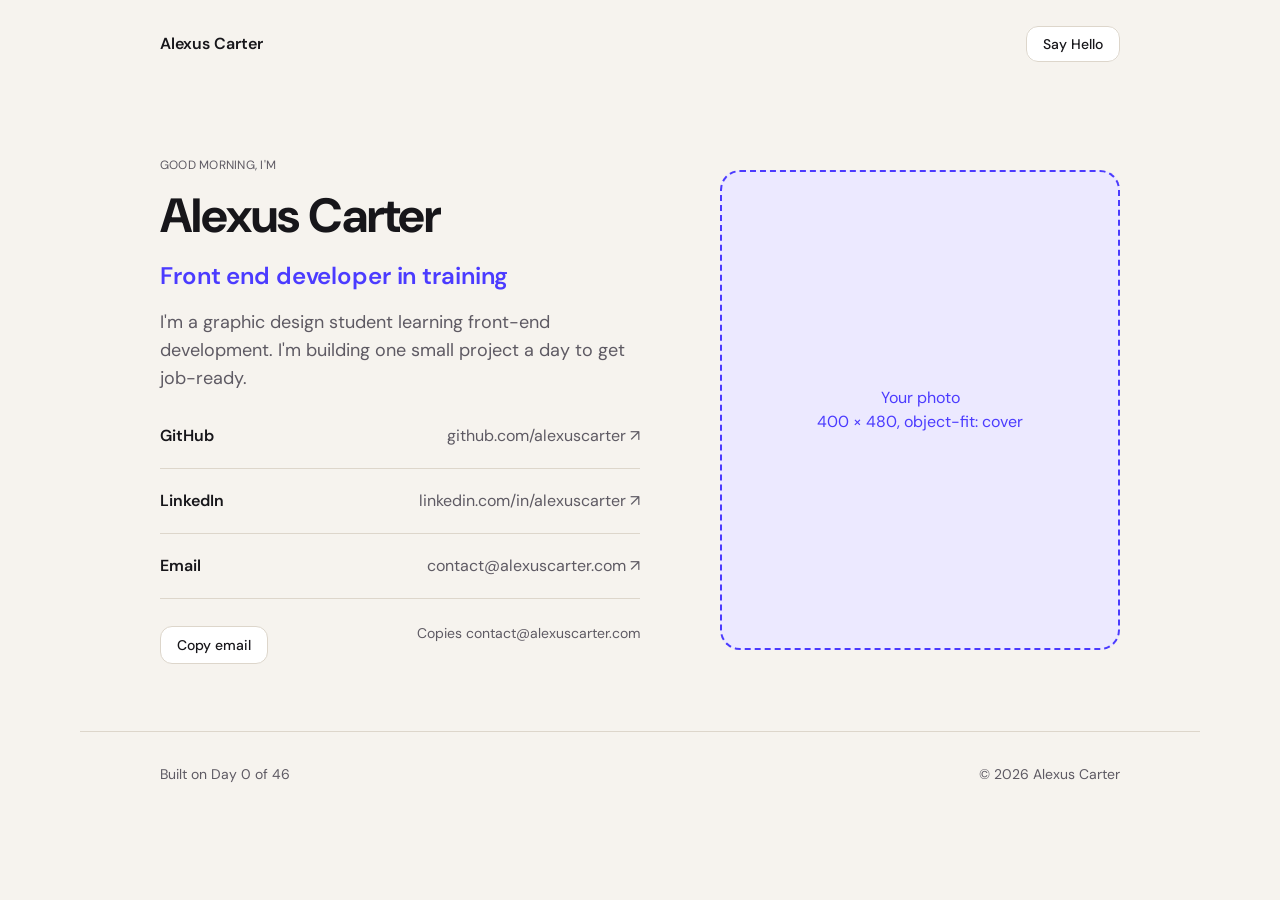
<file: day-00/index.html>
<!doctype html>
<html lang="en">
  <head>
    <meta charset="UTF-8" />
    <meta name="viewport" content="width=device-width, initial-scale=1.0" />
    <title>Alexus Carter | Front end developer in training</title>
    <link rel="preconnect" href="https://fonts.googleapis.com" />
    <link rel="preconnect" href="https://fonts.gstatic.com" crossorigin />
    <link
      href="https://fonts.googleapis.com/css2?family=DM+Sans:ital,opsz,wght@0,9..40,100..1000;1,9..40,100..1000&display=swap"
      rel="stylesheet"
    />
    <link rel="stylesheet" href="style.css" />
  </head>
  <body>
    <nav>
      <div class="container nav-container">
        <div class="nav-logo">
          <a href="#">Alexus Carter</a>
        </div>
        <div class="cta">
          <a href="mailto:contact@alexuscarter.com" class="button cta-btn"
            >Say Hello</a
          >
        </div>
      </div>
    </nav>

    <main class="hero">
      <div class="container hero-container">
        <!-- hero content left -->
        <div class="hero-content">
          <div class="eyebrow">
            <span class="greeting">Good morning</span><span>, I'm</span>
          </div>
          <div class="hero-text">
            <h1>Alexus Carter</h1>
            <h2>Front end developer in training</h2>
            <p>
              I'm a graphic design student learning front-end development. I'm
              building one small project a day to get job-ready.
            </p>

            <ul class="links">
              <li class="link">
                <span class="link-label">GitHub</span>
                <a href="https://github.com/alexuscarter"
                  >github.com/alexuscarter <span aria-hidden="true">↗</span></a
                >
              </li>
              <li class="link">
                <span class="link-label">LinkedIn</span>
                <a href="https://www.linkedin.com/in/alexuscarter"
                  >linkedin.com/in/alexuscarter
                  <span aria-hidden="true">↗</span></a
                >
              </li>
              <li class="link">
                <span class="link-label">Email</span>
                <a href="mailto:contact@alexuscarter.com"
                  >contact@alexuscarter.com <span aria-hidden="true">↗</span></a
                >
              </li>
            </ul>

            <div class="email">
              <button type="button" class="button email-btn">Copy email</button>

              <div class="copy-email">
                <span class="email-span">Copies contact@alexuscarter.com</span>
                <div class="copied">
                  <span>✓ Copied to clipboard</span>
                </div>
              </div>
            </div>
          </div>
        </div>

        <!-- hero content right -->
        <div class="hero-media">
          <div class="hero-image">
            <p>Your photo</p>
            <p>400 × 480, object-fit: cover</p>
          </div>
        </div>
      </div>
    </main>

    <footer>
      <div class="container footer-container">
        <p>Built on Day 0 of 46</p>
        <p>© <span class="year">2026</span> Alexus Carter</p>
      </div>
    </footer>

    <!-- Day 0 JS goes here: greeting, copy email, footer year -->
    <script src="script.js" defer></script>
  </body>
</html>
</file>
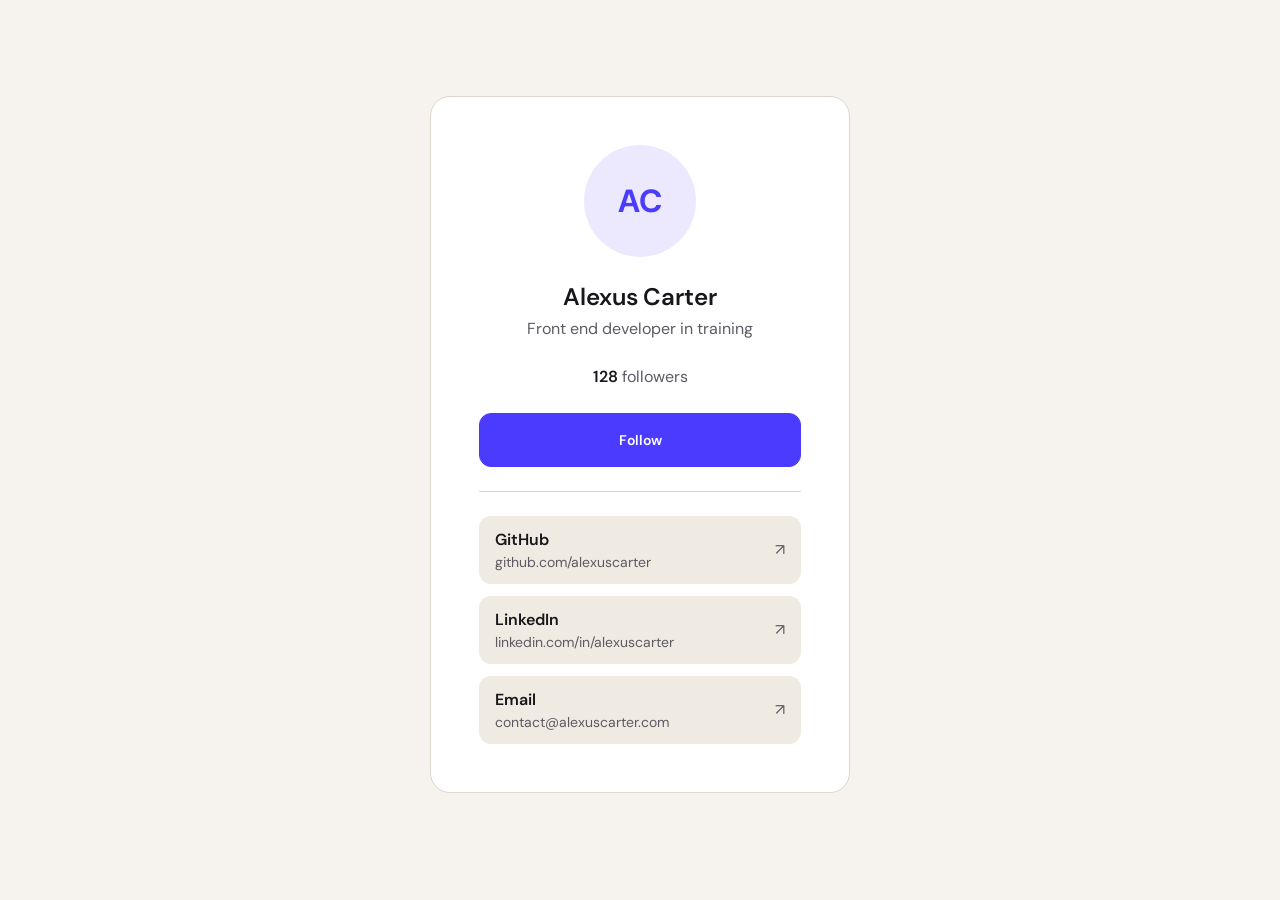
<file: day-01/index.html>
<!doctype html>
<html lang="en">
  <head>
    <meta charset="UTF-8" />
    <meta name="viewport" content="width=device-width, initial-scale=1.0" />
    <link
      href="https://fonts.googleapis.com/css2?family=DM+Sans:ital,opsz,wght@0,9..40,100..1000;1,9..40,100..1000&display=swap"
      rel="stylesheet"
    />
    <link rel="stylesheet" href="style.css" />
    <title>Alexus Carter Profile Card</title>
  </head>
  <body>
    <main>
      <div class="container">
        <article class="card-inner">
          <div class="card-top">
            <div class="profile-circle"><span class="initials">AC</span></div>

            <h1 class="profile-name">Alexus Carter</h1>
            <p class="title">Front end developer in training</p>
            <div class="followers">
              <span class="follower-count">128</span><span>followers</span>
            </div>
            <button type="button" class="button follow-btn" aria-pressed="false">
              Follow
            </button>
          </div>

          <hr class="divider" />

          <ul class="links">
            <li>
              <a class="link-row" href="https://github.com/alexuscarter">
                <span class="link-text">
                  <span class="link-label">GitHub</span>
                  <span class="link-handle">github.com/alexuscarter</span>
                </span>
                <span class="link-arrow" aria-hidden="true">↗</span>
              </a>
            </li>
            <li>
              <a
                class="link-row"
                href="https://www.linkedin.com/in/alexuscarter"
              >
                <span class="link-text">
                  <span class="link-label">LinkedIn</span>
                  <span class="link-handle">linkedin.com/in/alexuscarter</span>
                </span>
                <span class="link-arrow" aria-hidden="true">↗</span>
              </a>
            </li>
            <li>
              <a class="link-row" href="mailto:contact@alexuscarter.com">
                <span class="link-text">
                  <span class="link-label">Email</span>
                  <span class="link-handle">contact@alexuscarter.com</span>
                </span>
                <span class="link-arrow" aria-hidden="true">↗</span>
              </a>
            </li>
          </ul>
        </article>
      </div>
    </main>
    <script src="script.js"></script>
  </body>
</html>
</file>
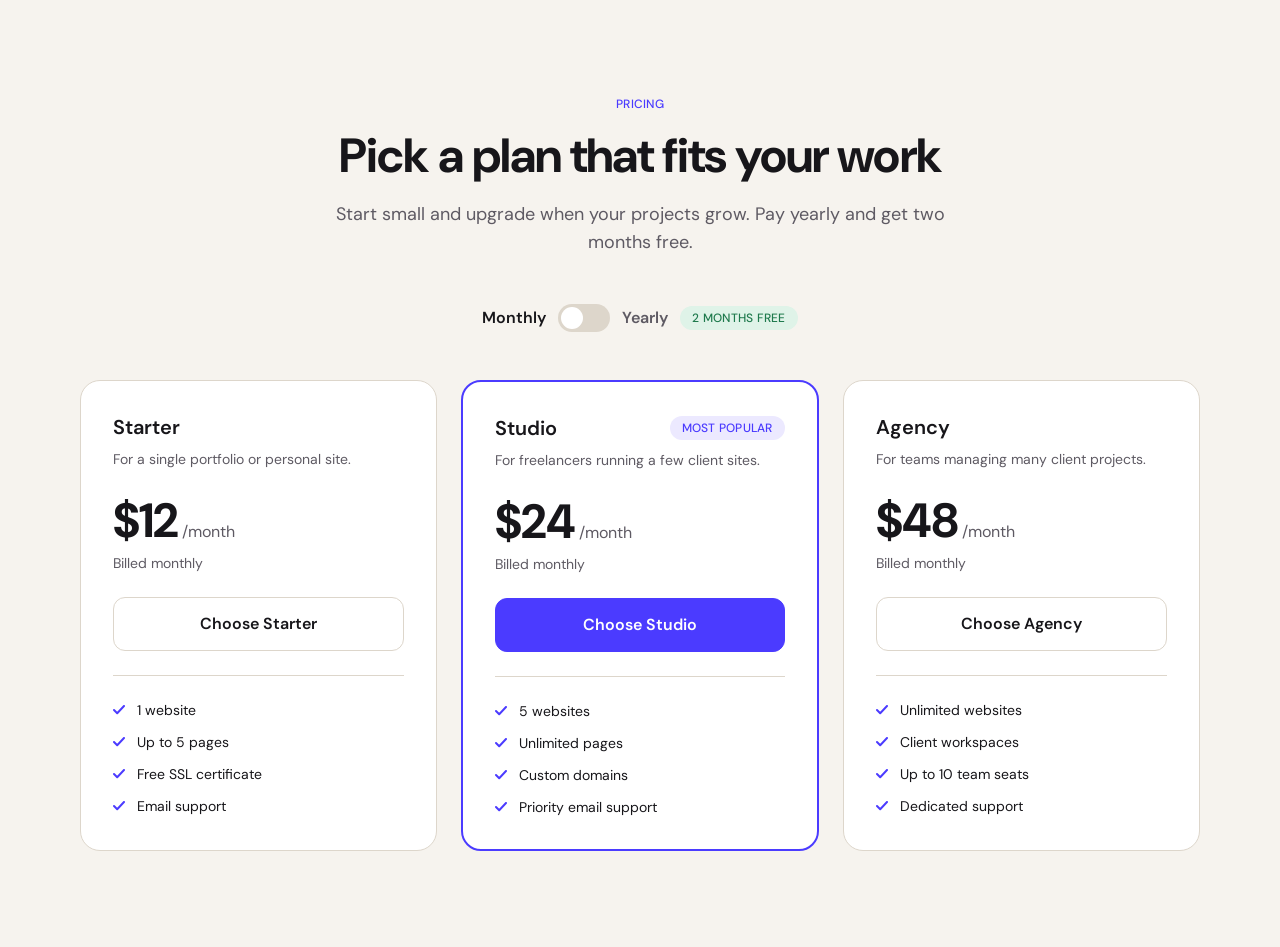
<file: day-02/index.html>
<!doctype html>
<html lang="en">
  <head>
    <meta charset="UTF-8" />
    <meta name="viewport" content="width=device-width, initial-scale=1.0" />
    <link
      href="https://fonts.googleapis.com/css2?family=DM+Sans:ital,opsz,wght@0,9..40,100..1000;1,9..40,100..1000&display=swap"
      rel="stylesheet"
    />
    <link rel="stylesheet" href="style.css" />
    <title>Pricing</title>
  </head>
  <body>
    <main>
      <div class="container">
        <div class="heading-container">
          <span class="eyebrow">pricing</span>
          <h1>Pick a plan that fits your work</h1>
          <p class="intro">
            Start small and upgrade when your projects grow. Pay yearly and get
            two months free.
          </p>
        </div>
        <div class="toggle-container">
          <span class="plan-type">Monthly</span>
          <input
            type="checkbox"
            role="switch"
            id="billing-toggle"
            class="billing-toggle"
          />
          <label class="plan-type" for="billing-toggle">Yearly</label>
          <span class="discount">2 months free</span>
        </div>
        <div class="cards-grid">
          <article class="card" data-plan="starter">
            <div class="card-header">
              <div class="card-name-row">
                <h2 class="card-name">Studio</h2>
                <span class="card-badge"> Most Popular </span>
              </div>
              <p class="card-description">
                For freelancers running a few client sites.
              </p>
            </div>
            <div class="card-price">
              <div class="card-price-row">
                <span class="card-amount">$24</span>
                <span class="card-period">/month</span>
              </div>

              <p class="card-billing-note">Billed monthly</p>
            </div>
            <button class="button is-secondary" type="button">Choose Studio</button>
            <hr class="card-divider" />
            <ul class="card-features">
              <li class="card-feature">
                <svg
                  width="12"
                  height="10"
                  viewBox="0 0 12 10"
                  fill="none"
                  xmlns="http://www.w3.org/2000/svg"
                  aria-hidden="true"
                >
                  <path
                    d="M1 5L4.2 8.2L11 1"
                    stroke-width="2"
                    stroke-linecap="round"
                    stroke-linejoin="round"
                    stroke="currentColor"
                  />
                </svg>

                <span class="card-feature-label">5 websites</span>
              </li>
              <li class="card-feature">
                <svg
                  width="12"
                  height="10"
                  viewBox="0 0 12 10"
                  fill="none"
                  xmlns="http://www.w3.org/2000/svg"
                  aria-hidden="true"
                >
                  <path
                    d="M1 5L4.2 8.2L11 1"
                    stroke-width="2"
                    stroke-linecap="round"
                    stroke-linejoin="round"
                    stroke="currentColor"
                  />
                </svg>

                <span class="card-feature-label">5 websites</span>
              </li>
              <li class="card-feature">
                <svg
                  width="12"
                  height="10"
                  viewBox="0 0 12 10"
                  fill="none"
                  xmlns="http://www.w3.org/2000/svg"
                  aria-hidden="true"
                >
                  <path
                    d="M1 5L4.2 8.2L11 1"
                    stroke-width="2"
                    stroke-linecap="round"
                    stroke-linejoin="round"
                    stroke="currentColor"
                  />
                </svg>

                <span class="card-feature-label">5 websites</span>
              </li>
              <li class="card-feature">
                <svg
                  width="12"
                  height="10"
                  viewBox="0 0 12 10"
                  fill="none"
                  xmlns="http://www.w3.org/2000/svg"
                  aria-hidden="true"
                >
                  <path
                    d="M1 5L4.2 8.2L11 1"
                    stroke-width="2"
                    stroke-linecap="round"
                    stroke-linejoin="round"
                    stroke="currentColor"
                  />
                </svg>

                <span class="card-feature-label">5 websites</span>
              </li>
            </ul>
          </article>
          <article class="card is-featured" data-plan="studio">
            <div class="card-header">
              <div class="card-name-row">
                <h2 class="card-name">Studio</h2>
                <span class="card-badge"> Most Popular </span>
              </div>
              <p class="card-description">
                For freelancers running a few client sites.
              </p>
            </div>
            <div class="card-price">
              <div class="card-price-row">
                <span class="card-amount">$24</span>
                <span class="card-period">/month</span>
              </div>

              <p class="card-billing-note">Billed monthly</p>
            </div>
            <button class="button is-primary" type="button">Choose Studio</button>
            <hr class="card-divider" />
            <ul class="card-features">
              <li class="card-feature">
                <svg
                  width="12"
                  height="10"
                  viewBox="0 0 12 10"
                  fill="none"
                  xmlns="http://www.w3.org/2000/svg"
                  aria-hidden="true"
                >
                  <path
                    d="M1 5L4.2 8.2L11 1"
                    stroke-width="2"
                    stroke-linecap="round"
                    stroke-linejoin="round"
                    stroke="currentColor"
                  />
                </svg>

                <span class="card-feature-label">5 websites</span>
              </li>
              <li class="card-feature">
                <svg
                  width="12"
                  height="10"
                  viewBox="0 0 12 10"
                  fill="none"
                  xmlns="http://www.w3.org/2000/svg"
                  aria-hidden="true"
                >
                  <path
                    d="M1 5L4.2 8.2L11 1"
                    stroke-width="2"
                    stroke-linecap="round"
                    stroke-linejoin="round"
                    stroke="currentColor"
                  />
                </svg>

                <span class="card-feature-label">5 websites</span>
              </li>
              <li class="card-feature">
                <svg
                  width="12"
                  height="10"
                  viewBox="0 0 12 10"
                  fill="none"
                  xmlns="http://www.w3.org/2000/svg"
                  aria-hidden="true"
                >
                  <path
                    d="M1 5L4.2 8.2L11 1"
                    stroke-width="2"
                    stroke-linecap="round"
                    stroke-linejoin="round"
                    stroke="currentColor"
                  />
                </svg>

                <span class="card-feature-label">5 websites</span>
              </li>
              <li class="card-feature">
                <svg
                  width="12"
                  height="10"
                  viewBox="0 0 12 10"
                  fill="none"
                  xmlns="http://www.w3.org/2000/svg"
                  aria-hidden="true"
                >
                  <path
                    d="M1 5L4.2 8.2L11 1"
                    stroke-width="2"
                    stroke-linecap="round"
                    stroke-linejoin="round"
                    stroke="currentColor"
                  />
                </svg>

                <span class="card-feature-label">5 websites</span>
              </li>
            </ul>
          </article>
          <article class="card" data-plan="agency">
            <div class="card-header">
              <div class="card-name-row">
                <h2 class="card-name">Studio</h2>
                <span class="card-badge"> Most Popular </span>
              </div>
              <p class="card-description">
                For freelancers running a few client sites.
              </p>
            </div>
            <div class="card-price">
              <div class="card-price-row">
                <span class="card-amount">$24</span>
                <span class="card-period">/month</span>
              </div>

              <p class="card-billing-note">Billed monthly</p>
            </div>
            <button class="button is-secondary" type="button">Choose Studio</button>
            <hr class="card-divider" />
            <ul class="card-features">
              <li class="card-feature">
                <svg
                  width="12"
                  height="10"
                  viewBox="0 0 12 10"
                  fill="none"
                  xmlns="http://www.w3.org/2000/svg"
                  aria-hidden="true"
                >
                  <path
                    d="M1 5L4.2 8.2L11 1"
                    stroke-width="2"
                    stroke-linecap="round"
                    stroke-linejoin="round"
                    stroke="currentColor"
                  />
                </svg>

                <span class="card-feature-label">5 websites</span>
              </li>
              <li class="card-feature">
                <svg
                  width="12"
                  height="10"
                  viewBox="0 0 12 10"
                  fill="none"
                  xmlns="http://www.w3.org/2000/svg"
                  aria-hidden="true"
                >
                  <path
                    d="M1 5L4.2 8.2L11 1"
                    stroke-width="2"
                    stroke-linecap="round"
                    stroke-linejoin="round"
                    stroke="currentColor"
                  />
                </svg>

                <span class="card-feature-label">5 websites</span>
              </li>
              <li class="card-feature">
                <svg
                  width="12"
                  height="10"
                  viewBox="0 0 12 10"
                  fill="none"
                  xmlns="http://www.w3.org/2000/svg"
                  aria-hidden="true"
                >
                  <path
                    d="M1 5L4.2 8.2L11 1"
                    stroke-width="2"
                    stroke-linecap="round"
                    stroke-linejoin="round"
                    stroke="currentColor"
                  />
                </svg>

                <span class="card-feature-label">5 websites</span>
              </li>
              <li class="card-feature">
                <svg
                  width="12"
                  height="10"
                  viewBox="0 0 12 10"
                  fill="none"
                  xmlns="http://www.w3.org/2000/svg"
                  aria-hidden="true"
                >
                  <path
                    d="M1 5L4.2 8.2L11 1"
                    stroke-width="2"
                    stroke-linecap="round"
                    stroke-linejoin="round"
                    stroke="currentColor"
                  />
                </svg>

                <span class="card-feature-label">5 websites</span>
              </li>
            </ul>
          </article>
        </div>
      </div>
    </main>
    <script src="script.js"></script>
  </body>
</html>
</file>
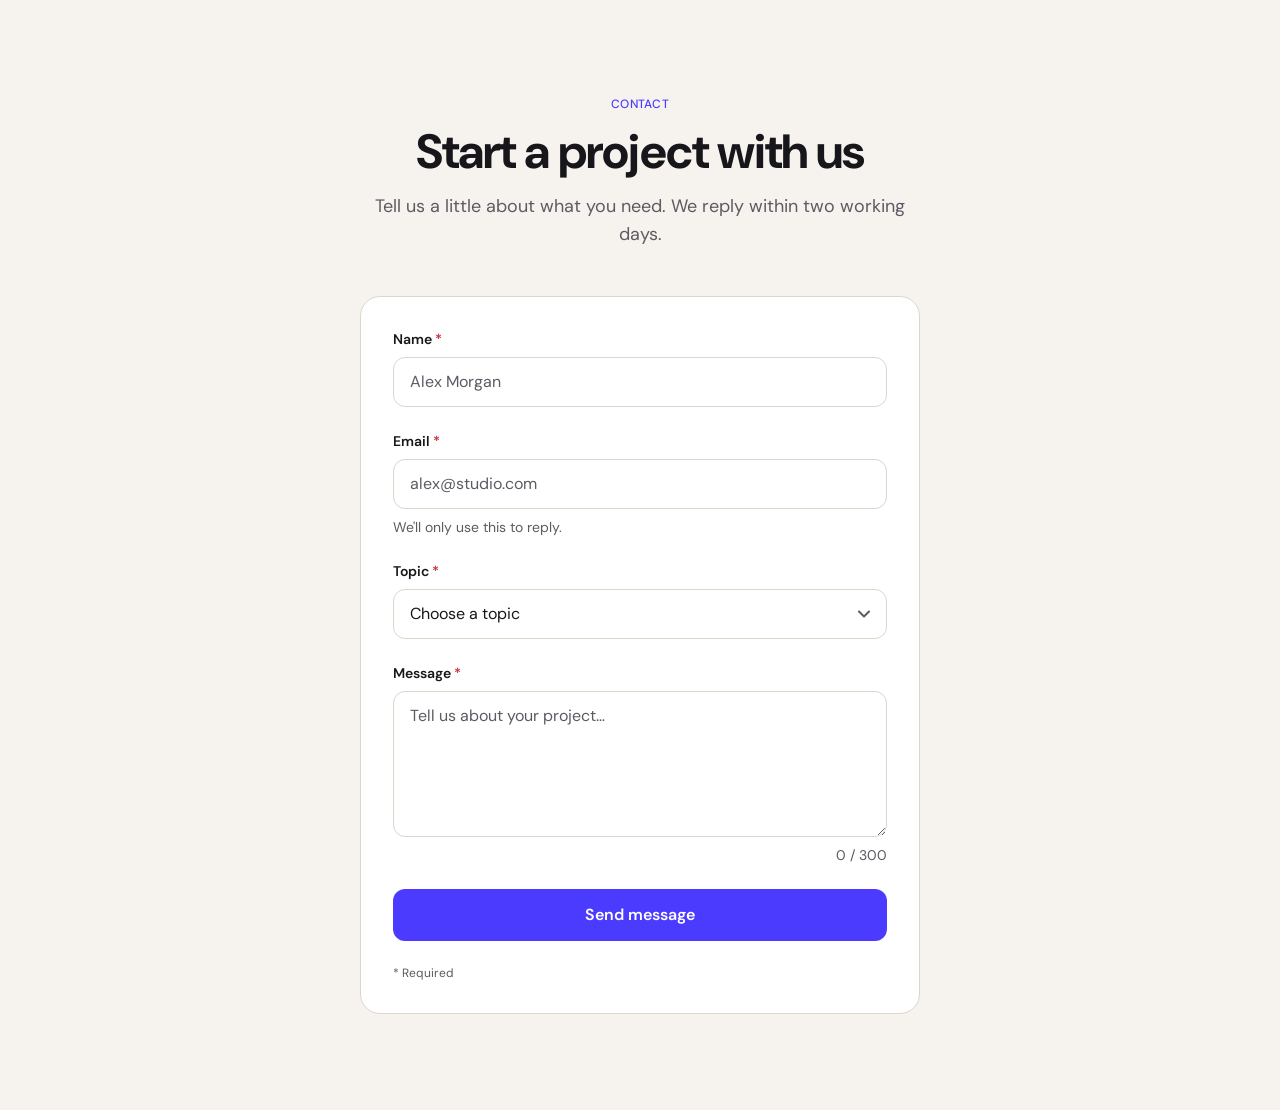
<file: day-03/index.html>
<!doctype html>
<html lang="en">
  <head>
    <meta charset="UTF-8" />
    <meta name="viewport" content="width=device-width, initial-scale=1.0" />
    <link
      href="https://fonts.googleapis.com/css2?family=DM+Sans:ital,opsz,wght@0,9..40,100..1000;1,9..40,100..1000&display=swap"
      rel="stylesheet"
    />
    <link rel="stylesheet" href="style.css" />
    <title>Day 03 · Contact form</title>
  </head>
  <body>
    <main class="page">
      <header class="page-header">
        <p class="eyebrow">Contact</p>
        <h1>Start a project with us</h1>
        <p class="intro">
          Tell us a little about what you need. We reply within two working
          days.
        </p>
      </header>

      <div class="form-card">
        <!-- novalidate turns off the browser's own error bubbles,
             so your JavaScript shows the messages instead -->
        <form class="contact-form" id="contact-form" novalidate>
          <!-- Each field: label (for = the input's id), the control,
               then an empty error <p> your JS fills in.
               aria-describedby links the control to its error and hint,
               so screen readers read them with the field. -->
          <div class="field">
            <label class="field-label" for="name">
              Name <span class="required" aria-hidden="true">*</span>
            </label>
            <input
              class="field-control"
              id="name"
              name="name"
              type="text"
              autocomplete="name"
              placeholder="Alex Morgan"
              required
              aria-describedby="name-error"
            />
            <p class="field-error" id="name-error"></p>
          </div>

          <div class="field">
            <label class="field-label" for="email">
              Email <span class="required" aria-hidden="true">*</span>
            </label>
            <input
              class="field-control"
              id="email"
              name="email"
              type="email"
              autocomplete="email"
              placeholder="alex@studio.com"
              required
              aria-describedby="email-hint email-error"
            />
            <p class="field-hint" id="email-hint">
              We'll only use this to reply.
            </p>
            <p class="field-error" id="email-error"></p>
          </div>

          <div class="field">
            <label class="field-label" for="topic">
              Topic <span class="required" aria-hidden="true">*</span>
            </label>
            <select
              class="field-control"
              id="topic"
              name="topic"
              required
              aria-describedby="topic-error"
            >
              <option value="">Choose a topic</option>
              <option value="new-project">New project</option>
              <option value="website">Website</option>
              <option value="branding">Branding</option>
              <option value="other">Something else</option>
            </select>
            <p class="field-error" id="topic-error"></p>
          </div>

          <div class="field">
            <label class="field-label" for="message">
              Message <span class="required" aria-hidden="true">*</span>
            </label>
            <!-- no maxlength on purpose: the counter and your JS
                 handle the 300 limit, so "over the limit" can happen -->
            <textarea
              class="field-control"
              id="message"
              name="message"
              rows="5"
              placeholder="Tell us about your project…"
              required
              aria-describedby="message-error message-count"
              data-max="300"
            ></textarea>
            <div class="field-meta">
              <p class="field-error" id="message-error"></p>
              <p class="field-counter" id="message-count">0 / 300</p>
            </div>
          </div>

          <button class="button" type="submit">Send message</button>
          <p class="required-note">* Required</p>
        </form>

        <!-- shown after a valid submit; role="status" makes screen
             readers announce it when it appears -->
        <div class="form-success" id="form-success" role="status" hidden>
          <span class="form-success-icon" aria-hidden="true">✓</span>
          <div>
            <p class="form-success-title">Message sent</p>
            <p class="form-success-text" id="form-success-text"></p>
          </div>
        </div>
      </div>
    </main>

    <script src="script.js"></script>
  </body>
</html>
</file>
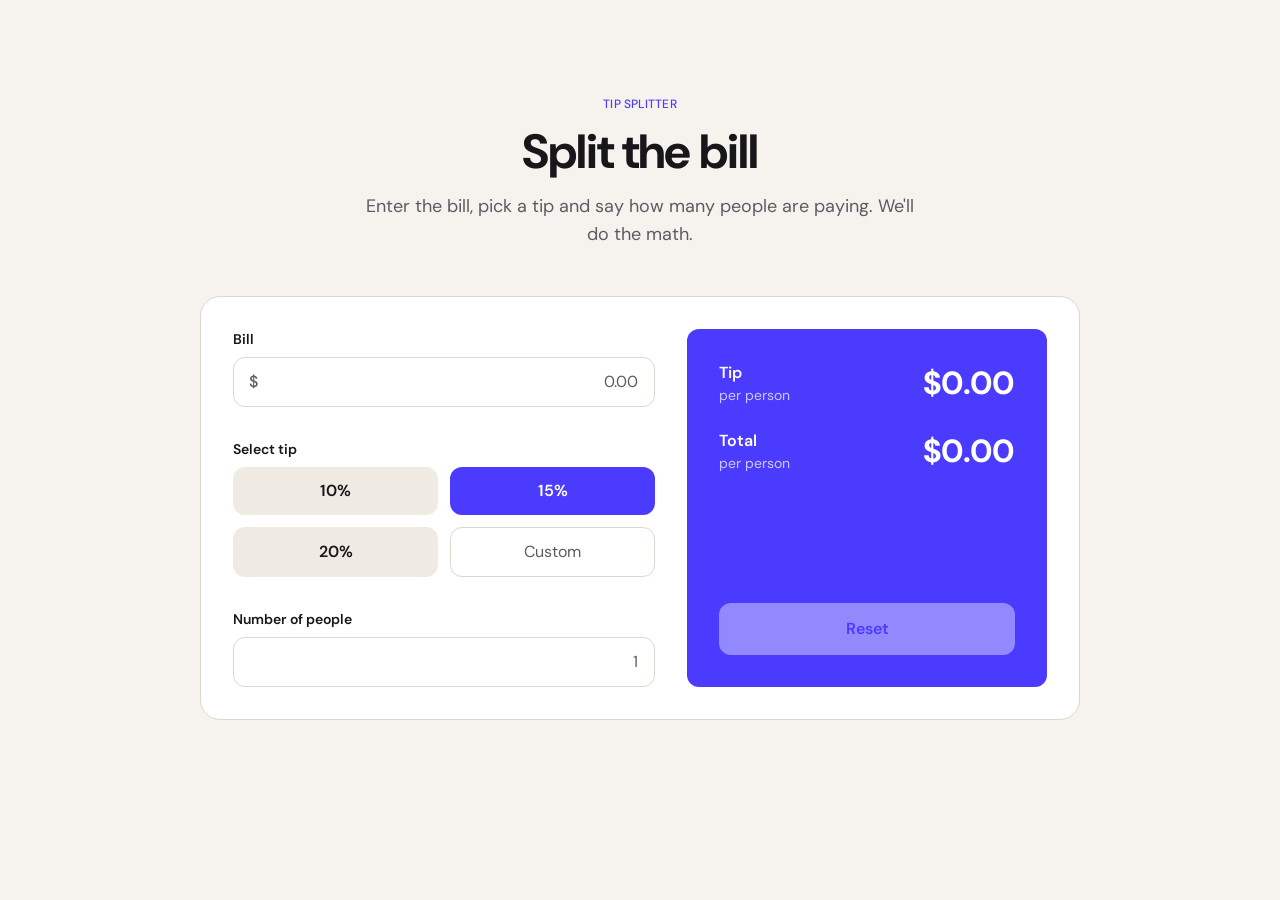
<file: day-04/index.html>
<!doctype html>
<html lang="en">
  <head>
    <meta charset="UTF-8" />
    <meta name="viewport" content="width=device-width, initial-scale=1.0" />
    <link
      href="https://fonts.googleapis.com/css2?family=DM+Sans:ital,opsz,wght@0,9..40,100..1000;1,9..40,100..1000&display=swap"
      rel="stylesheet"
    />
    <link rel="stylesheet" href="style.css" />
    <title>Day 04 · Tip splitter</title>
  </head>
  <body>
    <main class="page">
      <header class="page-header">
        <p class="eyebrow">Tip splitter</p>
        <h1>Split the bill</h1>
        <p class="intro">
          Enter the bill, pick a tip and say how many people are paying.
          We'll do the math.
        </p>
      </header>

      <div class="calculator">
        <div class="calculator-form">
          <!-- Bill: the $ is decoration, the label says what it is -->
          <div class="field">
            <label class="field-label" for="bill">Bill</label>
            <div class="input-wrap">
              <span class="input-prefix" aria-hidden="true">$</span>
              <input
                class="field-control"
                id="bill"
                type="number"
                inputmode="decimal"
                min="0"
                step="0.01"
                placeholder="0.00"
              />
            </div>
          </div>

          <!-- fieldset + legend group the tip choices under one name.
               Each button carries its percent in data-tip.
               aria-pressed="true" marks the selected one (and styles it). -->
          <fieldset class="tip-group">
            <legend class="field-label">Select tip</legend>
            <div class="tip-grid">
              <button class="tip-button" type="button" data-tip="10" aria-pressed="false">
                10%
              </button>
              <button class="tip-button" type="button" data-tip="15" aria-pressed="true">
                15%
              </button>
              <button class="tip-button" type="button" data-tip="20" aria-pressed="false">
                20%
              </button>
              <input
                class="field-control tip-custom"
                id="custom-tip"
                type="number"
                inputmode="decimal"
                min="0"
                placeholder="Custom"
                aria-label="Custom tip percentage"
              />
            </div>
          </fieldset>

          <!-- People: the error sits on the label row, like the design -->
          <div class="field">
            <div class="label-row">
              <label class="field-label" for="people">Number of people</label>
              <p class="field-error" id="people-error"></p>
            </div>
            <input
              class="field-control"
              id="people"
              type="number"
              inputmode="numeric"
              min="1"
              step="1"
              placeholder="1"
              aria-describedby="people-error"
            />
          </div>
        </div>

        <!-- aria-live="polite": screen readers read the new amounts
             after they change, without interrupting typing -->
        <section class="result" aria-label="Result" aria-live="polite">
          <dl class="result-rows">
            <div class="result-row">
              <dt>
                <span class="result-title">Tip</span>
                <span class="result-per">per person</span>
              </dt>
              <dd class="result-amount" id="tip-amount">$0.00</dd>
            </div>
            <div class="result-row">
              <dt>
                <span class="result-title">Total</span>
                <span class="result-per">per person</span>
              </dt>
              <dd class="result-amount" id="total-amount">$0.00</dd>
            </div>
          </dl>

          <!-- starts disabled: your JS enables it once there's input -->
          <button class="button-reset" id="reset-button" type="button" disabled>
            Reset
          </button>
        </section>
      </div>
    </main>

    <script src="script.js"></script>
  </body>
</html>
</file>
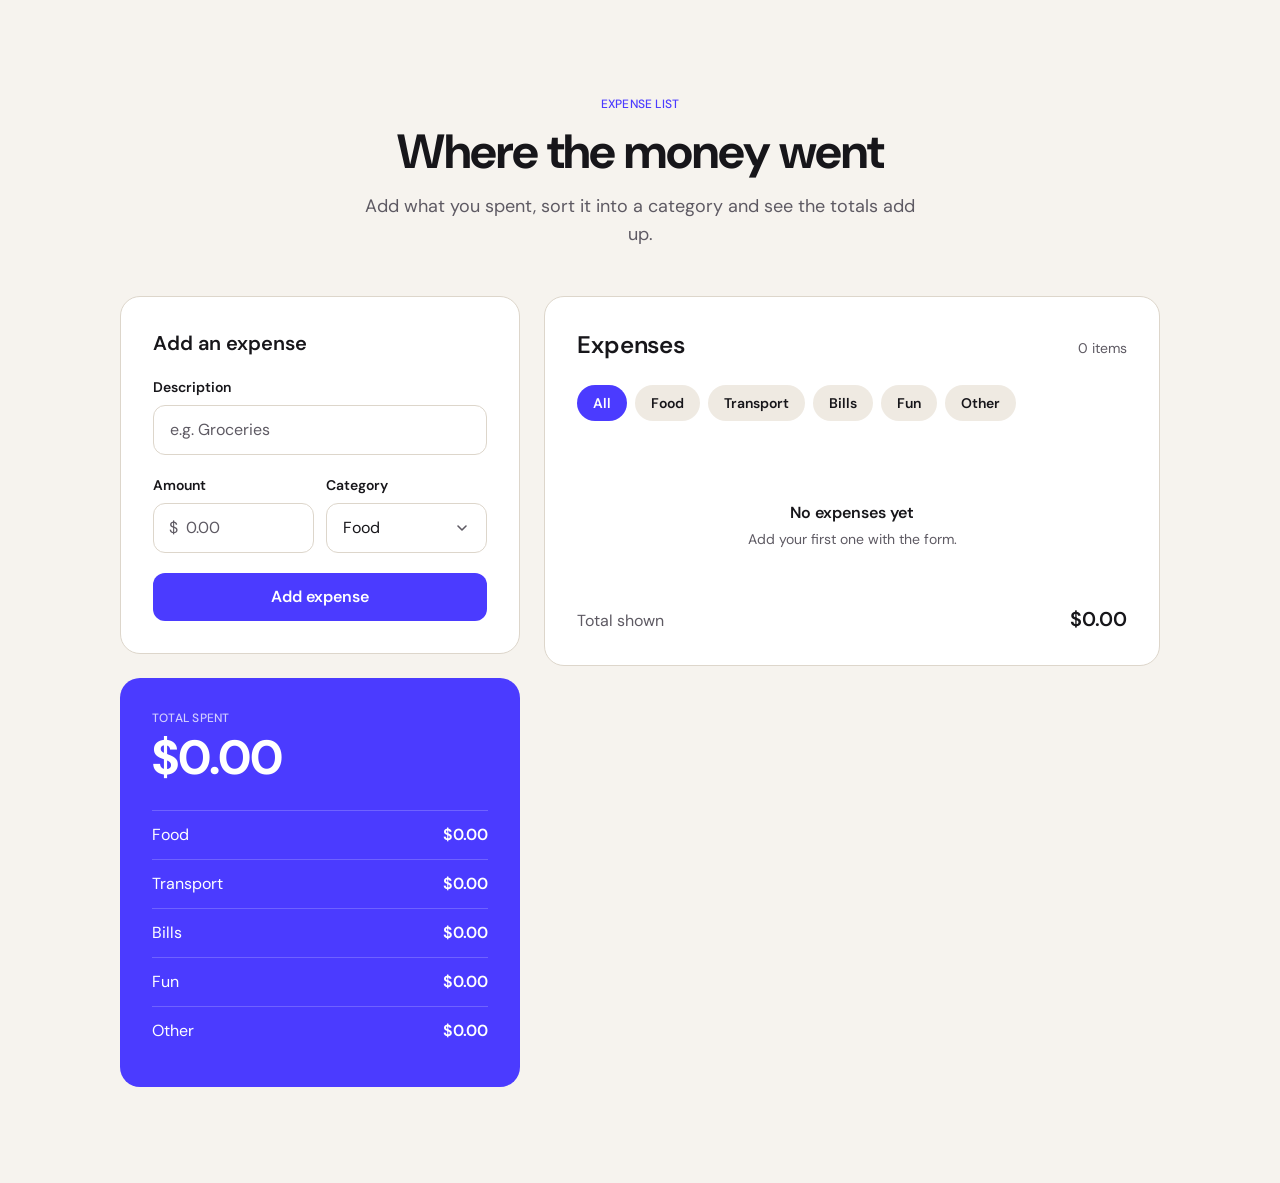
<file: day-05/index.html>
<!doctype html>
<html lang="en">
  <head>
    <meta charset="UTF-8" />
    <meta name="viewport" content="width=device-width, initial-scale=1.0" />
    <link
      href="https://fonts.googleapis.com/css2?family=DM+Sans:ital,opsz,wght@0,9..40,100..1000;1,9..40,100..1000&display=swap"
      rel="stylesheet"
    />
    <link rel="stylesheet" href="style.css" />
    <title>Day 05 · Expense list</title>
  </head>
  <body>
    <main class="page">
      <header class="page-header">
        <p class="eyebrow">Expense list</p>
        <h1>Where the money went</h1>
        <p class="intro">
          Add what you spent, sort it into a category and see the totals add up.
        </p>
      </header>

      <div class="layout">
        <div class="side">
          <!-- ADD FORM: listen for "submit" on the form, not "click" on the button.
               required / min do the basic checks before submit fires. -->
          <form class="card form" id="expense-form">
            <h2 class="card-title">Add an expense</h2>

            <div class="field">
              <label class="field-label" for="description">Description</label>
              <input
                class="field-control"
                id="description"
                name="description"
                type="text"
                placeholder="e.g. Groceries"
                autocomplete="off"
                required
              />
            </div>

            <div class="field-row">
              <div class="field">
                <label class="field-label" for="amount">Amount</label>
                <div class="input-wrap">
                  <span class="input-prefix" aria-hidden="true">$</span>
                  <input
                    class="field-control"
                    id="amount"
                    name="amount"
                    type="number"
                    inputmode="decimal"
                    min="0.01"
                    step="0.01"
                    placeholder="0.00"
                    required
                  />
                </div>
              </div>

              <div class="field">
                <label class="field-label" for="category">Category</label>
                <!-- each option's value is the category name your JS reads -->
                <select
                  class="field-control field-select"
                  id="category"
                  name="category"
                >
                  <option value="Food">Food</option>
                  <option value="Transport">Transport</option>
                  <option value="Bills">Bills</option>
                  <option value="Fun">Fun</option>
                  <option value="Other">Other</option>
                </select>
              </div>
            </div>

            <button class="button-primary" type="submit">Add expense</button>
          </form>

          <!-- TOTALS: every number here comes from your data with reduce -->
          <section class="card totals" aria-labelledby="totals-title">
            <h2 class="totals-label" id="totals-title">Total spent</h2>
            <p class="totals-amount" id="overall-total">$0.00</p>

            <!-- one row per category. Find a row's amount with its data-category:
                 document.querySelector(`[data-category="Food"]`) -->
            <dl class="totals-rows">
              <div class="totals-row">
                <dt>Food</dt>
                <dd data-category="Food">$0.00</dd>
              </div>
              <div class="totals-row">
                <dt>Transport</dt>
                <dd data-category="Transport">$0.00</dd>
              </div>
              <div class="totals-row">
                <dt>Bills</dt>
                <dd data-category="Bills">$0.00</dd>
              </div>
              <div class="totals-row">
                <dt>Fun</dt>
                <dd data-category="Fun">$0.00</dd>
              </div>
              <div class="totals-row">
                <dt>Other</dt>
                <dd data-category="Other">$0.00</dd>
              </div>
            </dl>
          </section>
        </div>

        <section class="card list-card" aria-labelledby="list-title">
          <div class="list-head">
            <h2 class="card-title" id="list-title">Expenses</h2>
            <p class="item-count" id="item-count">0 items</p>
          </div>

          <!-- FILTERS: same pattern as the Day 4 tip buttons.
               Each chip carries its category in data-filter.
               aria-pressed="true" marks the selected one (and styles it). -->
          <div class="filters" role="group" aria-label="Filter by category">
            <button
              class="filter-chip"
              type="button"
              data-filter="All"
              aria-pressed="true"
            >
              All
            </button>
            <button
              class="filter-chip"
              type="button"
              data-filter="Food"
              aria-pressed="false"
            >
              Food
            </button>
            <button
              class="filter-chip"
              type="button"
              data-filter="Transport"
              aria-pressed="false"
            >
              Transport
            </button>
            <button
              class="filter-chip"
              type="button"
              data-filter="Bills"
              aria-pressed="false"
            >
              Bills
            </button>
            <button
              class="filter-chip"
              type="button"
              data-filter="Fun"
              aria-pressed="false"
            >
              Fun
            </button>
            <button
              class="filter-chip"
              type="button"
              data-filter="Other"
              aria-pressed="false"
            >
              Other
            </button>
          </div>

          <ul class="expense-list" id="expense-list">
            <!-- LIST: your JS builds the <li>s with map + template strings,
               then sets the list's innerHTML. One row looks like this:

               <li class="expense">
                 <div class="expense-text">
                   <p class="expense-name">Groceries</p>
                   <span class="expense-tag">Food</span>
                 </div>
                 <p class="expense-amount">$64.20</p>
               </li>
          --></ul>

          <!-- EMPTY: show it when the shown list has no items
               (set its hidden property to false), hide it otherwise.
               Change the text for a filter: "No Fun expenses yet" -->
          <div class="empty" id="empty-state" hidden>
            <p class="empty-title" id="empty-title">No expenses yet</p>
            <p class="empty-text">Add your first one with the form.</p>
          </div>

          <div class="list-foot">
            <p id="shown-label">Total shown</p>
            <p class="shown-total" id="shown-total">$0.00</p>
          </div>
        </section>
      </div>
    </main>

    <script src="script.js"></script>
  </body>
</html>
</file>
<file: day-00/style.css>
/* ==========================================================
   Day 0 design system variables
   Source: Figma "Design system" page (light mode).
   Use these with var(), e.g. color: var(--color-text);
   ========================================================== */

* {
  margin: 0;
  padding: 0;
  box-sizing: border-box;
}
:root {
  /* ---------- Colors ---------- */
  --color-bg: #f6f3ee;
  --color-surface: #ffffff;
  --color-surface-muted: #efeae2;
  --color-border: #ddd6cb;

  --color-text: #17161a;
  --color-text-muted: #5e5a63;

  --color-accent: #4b3bff;
  --color-on-accent: #ffffff;
  --color-accent-soft: #ece9ff;

  --color-success: #1f7a4d;
  --color-success-soft: #dff3e8;
  --color-danger: #c62f3a;
  --color-danger-soft: #fbe4e6;

  /* ---------- Font ---------- */
  --font-sans: "DM Sans", system-ui, -apple-system, "Segoe UI", sans-serif;

  --weight-regular: 400;
  --weight-medium: 500;
  --weight-semibold: 600;
  --weight-bold: 700;

  /* ---------- Type scale (size / line height / letter spacing) ----------
     label/16 and label/14 use the body-16 and body-14 sizes
     with --weight-semibold. */
  --text-display: 3rem; /* 48px */
  --leading-display: 3.5rem; /* 56px */
  --tracking-display: -0.02em;

  --text-heading-32: 2rem;
  --leading-heading-32: 2.5rem;
  --tracking-heading-32: -0.01em;

  --text-heading-24: 1.5rem;
  --leading-heading-24: 2rem;
  --tracking-heading-24: -0.005em;

  --text-heading-20: 1.25rem;
  --leading-heading-20: 1.75rem;

  --text-body-18: 1.125rem;
  --leading-body-18: 1.75rem;

  --text-body-16: 1rem;
  --leading-body-16: 1.5rem;

  --text-body-14: 0.875rem;
  --leading-body-14: 1.25rem;

  --text-caption: 0.75rem; /* 12px, Medium, set in uppercase in the HTML */
  --leading-caption: 1rem;
  --tracking-caption: 0.02em;

  /* ---------- Spacing ---------- */
  --space-4: 0.25rem;
  --space-8: 0.5rem;
  --space-12: 0.75rem;
  --space-16: 1rem;
  --space-24: 1.5rem;
  --space-20: 1.25rem;
  --space-32: 2rem;
  --space-48: 3rem;
  --space-64: 4rem;
  --space-96: 6rem;

  /* ---------- Radius ---------- */
  --radius-sm: 8px;
  --radius-md: 12px; /* buttons */
  --radius-lg: 20px; /* photo */
  --radius-pill: 999px;

  /* ---------- Borders and focus ---------- */
  --border-width: 1px;
  --focus-ring: 2px solid var(--color-accent);
  --focus-offset: 2px;

  /* ---------- Day 0 layout ---------- */
  --page-padding: 80px; /* 24px on mobile */
  --page-padding-mobile: 24px;
  --hero-gap: 80px;
  --photo-width: 400px;
  --photo-height: 480px;

  /* var() does not work inside media queries, so write the
     breakpoint as a number: @media (max-width: 768px) { ... } */
}

body {
  font-family: var(--font-sans);
  font-size: var(--text-body-16);
  line-height: var(--leading-body-16);
  font-weight: var(--weight-regular);
  color: var(--color-text);
  background-color: var(--color-bg);
}

a {
  text-decoration: none;
  color: inherit;
}

h1,
h2,
p,
ul {
  margin: 0;
}

h1 {
  font-size: var(--text-display);
  line-height: var(--leading-display);
  letter-spacing: var(--tracking-display);
  font-weight: var(--weight-bold);
}

h2 {
  font-size: var(--text-heading-24);
  line-height: var(--leading-heading-24);
  letter-spacing: var(--tracking-heading-24);
  font-weight: var(--weight-semibold);
}

/* layout: 1280 design = 70rem content + 80px padding each side (content-box) */
.container {
  max-width: 70rem;
  padding-inline: var(--page-padding);
  margin: 0 auto;
}

.nav-container {
  padding-block: var(--space-32);
  display: flex;
  justify-content: space-between;
  align-items: center;
}

.nav-logo a {
  font-weight: var(--weight-semibold);
}

.button {
  font-family: inherit;
  font-size: var(--text-body-14);
  line-height: var(--leading-body-14);
  font-weight: var(--weight-medium);
  color: var(--color-text);
  background-color: var(--color-surface);
  border: var(--border-width) solid var(--color-border);
  border-radius: var(--radius-md);
  padding: var(--space-8) var(--space-16);
  cursor: pointer;
}

.button:hover {
  background-color: var(--color-accent-soft);
}

.button:focus-visible,
.links a:focus-visible,
.nav-logo a:focus-visible {
  outline: var(--focus-ring);
  outline-offset: var(--focus-offset);
}

.hero-container {
  display: flex;
  align-items: center;
  gap: var(--hero-gap);
  padding-block: var(--space-64);
}

.hero-content {
  flex: 1;
}

.hero-media {
  flex: none;
}

.hero-text {
  display: flex;
  flex-direction: column;
  gap: var(--space-16);
}

.eyebrow {
  margin-bottom: var(--space-12);
}

.eyebrow span {
  text-transform: uppercase;
  font-size: var(--text-caption);
  line-height: var(--leading-caption);
  letter-spacing: var(--tracking-caption);
  color: var(--color-text-muted);
}

.hero-text h2 {
  color: var(--color-accent);
}

.hero-text > p {
  font-size: var(--text-body-18);
  line-height: var(--leading-body-18);
  color: var(--color-text-muted);
}

.links {
  list-style: none;
  padding: 0;
  margin-top: var(--space-16);
  display: flex;
  flex-direction: column;
  gap: var(--space-20);
}

.link,
.email,
.hero-image {
  display: flex;
  align-items: center;
}

.link {
  justify-content: space-between;
  padding-bottom: var(--space-20);
  border-bottom: var(--border-width) solid var(--color-border);
}

.link-label {
  font-weight: var(--weight-semibold);
}

.link a {
  color: var(--color-text-muted);
}

.link a:hover {
  background-color: var(--color-accent-soft);
  color: var(--color-text);
}

.email {
  gap: var(--space-20);
  margin-top: var(--space-8);
  display: flex;
  align-items: center;
}

.copy-email {
  flex: 1;
  display: flex;
  flex-direction: column;
  align-items: flex-end;
  gap: var(--space-4);
}

.email-span {
  font-size: var(--text-body-14);
  line-height: var(--leading-body-14);
  color: var(--color-text-muted);
}

/* hidden but still takes up space, so nothing jumps when it appears */
.copied {
  visibility: hidden;
  opacity: 0;
  transition: opacity 0.2s;
  background-color: var(--color-success-soft);
  color: var(--color-success);
  font-size: var(--text-body-14);
  line-height: var(--leading-body-14);
  padding-inline: var(--space-8);
  border-radius: var(--radius-sm);
}

.copied.is-visible {
  visibility: visible;
  opacity: 1;
}

.hero-image {
  flex-direction: column;
  justify-content: center;
  height: var(--photo-height);
  width: var(--photo-width);
  background-color: var(--color-accent-soft);
  border: 2px dashed var(--color-accent);
  border-radius: var(--radius-lg);
  color: var(--color-accent);
}

.footer-container {
  display: flex;
  justify-content: space-between;
  padding-block: var(--space-32);
  font-size: var(--text-body-14);
  line-height: var(--leading-body-14);
  color: var(--color-text-muted);
  border-top: var(--border-width) solid var(--color-border);
}

/* media queries can't use var(), so the breakpoint is a literal 768px */
@media (max-width: 768px) {
  .container {
    padding-inline: var(--page-padding-mobile);
  }

  h1 {
    font-size: var(--text-heading-32);
    line-height: var(--leading-heading-32);
    letter-spacing: var(--tracking-heading-32);
  }

  .hero-container {
    flex-direction: column-reverse;
    align-items: stretch;
    gap: var(--space-32);
    padding-block: var(--space-32);
  }

  .hero-image {
    width: 100%;
    height: auto;
    aspect-ratio: 1 / 1;
  }

  .email {
    flex-direction: column;
    align-items: flex-start;
    gap: var(--space-8);
  }

  .footer-container {
    flex-direction: column;
    gap: var(--space-4);
  }
}
</file>
<file: day-01/style.css>
* {
  margin: 0;
  padding: 0;
  box-sizing: border-box;
}
:root {
  /* ---------- Colors ---------- */
  --color-bg: #f6f3ee;
  --color-surface: #ffffff;
  --color-surface-muted: #efeae2;
  --color-border: #ddd6cb;

  --color-text: #17161a;
  --color-text-muted: #5e5a63;

  --color-accent: #4b3bff;
  --color-on-accent: #ffffff;
  --color-accent-soft: #ece9ff;

  --color-success: #1f7a4d;
  --color-success-soft: #dff3e8;
  --color-danger: #c62f3a;
  --color-danger-soft: #fbe4e6;

  /* ---------- Font ---------- */
  --font-sans: "DM Sans", system-ui, -apple-system, "Segoe UI", sans-serif;

  --weight-regular: 400;
  --weight-medium: 500;
  --weight-semibold: 600;
  --weight-bold: 700;

  /* ---------- Type scale (size / line height / letter spacing) ----------
     label/16 and label/14 use the body-16 and body-14 sizes
     with --weight-semibold. */
  --text-display: 3rem; /* 48px */
  --leading-display: 3.5rem; /* 56px */
  --tracking-display: -0.02em;

  --text-heading-32: 2rem;
  --leading-heading-32: 2.5rem;
  --tracking-heading-32: -0.01em;

  --text-heading-24: 1.5rem;
  --leading-heading-24: 2rem;
  --tracking-heading-24: -0.005em;

  --text-heading-20: 1.25rem;
  --leading-heading-20: 1.75rem;

  --text-body-18: 1.125rem;
  --leading-body-18: 1.75rem;

  --text-body-16: 1rem;
  --leading-body-16: 1.5rem;

  --text-body-14: 0.875rem;
  --leading-body-14: 1.25rem;

  --text-caption: 0.75rem; /* 12px, Medium, set in uppercase in the HTML */
  --leading-caption: 1rem;
  --tracking-caption: 0.02em;

  /* ---------- Spacing ---------- */
  --space-4: 0.25rem;
  --space-8: 0.5rem;
  --space-12: 0.75rem;
  --space-16: 1rem;
  --space-24: 1.5rem;
  --space-20: 1.25rem;
  --space-32: 2rem;
  --space-48: 3rem;
  --space-64: 4rem;
  --space-96: 6rem;

  /* ---------- Radius ---------- */
  --radius-sm: 8px;
  --radius-md: 12px; /* buttons */
  --radius-lg: 20px; /* photo */
  --radius-pill: 999px;

  /* ---------- Borders and focus ---------- */
  --border-width: 1px;
  --focus-ring: 2px solid var(--color-accent);
  --focus-offset: 2px;

  /* ---------- Day 0 layout ---------- */
  --page-padding: 80px; /* 24px on mobile */
  --page-padding-mobile: 24px;
  --hero-gap: 80px;
  --photo-width: 400px;
  --photo-height: 480px;

  /* var() does not work inside media queries, so write the
     breakpoint as a number: @media (max-width: 768px) { ... } */
}

body {
  font-family: var(--font-sans);
  font-size: var(--text-body-16);
  line-height: var(--leading-body-16);
  font-weight: var(--weight-regular);
  color: var(--color-text);
  background-color: var(--color-bg);
}

a {
  text-decoration: none;
  color: inherit;
}

ul {
  list-style: none;
}

/* ---------- Layout ---------- */
.container {
  padding-inline: var(--page-padding);
  margin: 0 auto;
}

main {
  padding-block: var(--space-96);
}

/* ---------- Card ---------- */
.card-inner {
  background-color: var(--color-surface);
  border: var(--border-width) solid var(--color-border);
  border-radius: var(--radius-lg);
  max-width: 420px;
  width: 100%;
  margin: 0 auto;
  padding: var(--space-48);
  display: flex;
  flex-direction: column;
  align-items: center;
  gap: var(--space-24);
}

.card-top {
  width: 100%;
  display: flex;
  flex-direction: column;
  align-items: center;
  text-align: center;
  gap: var(--space-24);
}

.profile-circle {
  width: 112px;
  height: 112px;
  border-radius: var(--radius-pill);
  background-color: var(--color-accent-soft);
  display: flex;
  align-items: center;
  justify-content: center;
}

.initials {
  font-size: var(--text-heading-32);
  line-height: var(--leading-heading-32);
  letter-spacing: var(--tracking-heading-32);
  font-weight: var(--weight-bold);
  color: var(--color-accent);
}

.profile-name {
  font-size: var(--text-heading-24);
  line-height: var(--leading-heading-24);
  letter-spacing: var(--tracking-heading-24);
  font-weight: var(--weight-semibold);
}

.title {
  color: var(--color-text-muted);
}

/* name and role sit closer together than the 24px section gap */
.profile-name + .title {
  margin-top: calc(var(--space-4) * -5);
}

.followers {
  display: flex;
  justify-content: center;
  gap: var(--space-4);
  color: var(--color-text-muted);
}

.follower-count {
  font-weight: var(--weight-semibold);
  color: var(--color-text);
}

/* ---------- Buttons ---------- */
.button {
  font-family: inherit;
  font-size: var(--text-body-14);
  line-height: var(--leading-body-14);
  font-weight: var(--weight-semibold);
  color: var(--color-on-accent);
  background-color: var(--color-accent);
  border: var(--border-width) solid var(--color-accent);
  border-radius: var(--radius-md);
  padding: var(--space-8) var(--space-16);
  cursor: pointer;
}

.button:hover {
  filter: brightness(0.9);
}

.follow-btn {
  width: 100%;
  padding-block: var(--space-16);
}

/* JS adds .is-following: secondary button look */
.follow-btn.is-following {
  color: var(--color-text);
  background-color: var(--color-surface);
  border-color: var(--color-border);
}

.follow-btn.is-following:hover {
  filter: none;
  background-color: var(--color-accent-soft);
}

.button:focus-visible,
.link-row:focus-visible {
  outline: var(--focus-ring);
  outline-offset: var(--focus-offset);
}

/* ---------- Divider and links ---------- */
.divider {
  width: 100%;
  height: var(--border-width);
  border: 0;
  background-color: var(--color-border);
}

.links {
  width: 100%;
  display: flex;
  flex-direction: column;
  gap: var(--space-12);
}

.link-row {
  display: flex;
  align-items: center;
  justify-content: space-between;
  gap: var(--space-12);
  padding: var(--space-12) var(--space-16);
  background-color: var(--color-surface-muted);
  border-radius: var(--radius-md);
}

.link-text {
  display: flex;
  flex-direction: column;
  min-width: 0;
}

.link-label {
  font-weight: var(--weight-semibold);
}

.link-handle {
  font-size: var(--text-body-14);
  line-height: var(--leading-body-14);
  color: var(--color-text-muted);
  overflow-wrap: anywhere;
}

.link-arrow {
  color: var(--color-text-muted);
}

.link-row:hover {
  background-color: var(--color-accent-soft);
}

.link-row:hover .link-arrow {
  color: var(--color-accent);
}

/* media queries can't use var(), so the breakpoint is a literal 768px */
@media (max-width: 768px) {
  .container {
    padding-inline: var(--page-padding-mobile);
  }

  main {
    padding-block: var(--space-32);
  }

  .card-inner {
    padding: var(--space-24);
  }
}
</file>
<file: day-02/style.css>
* {
  margin: 0;
  padding: 0;
  box-sizing: border-box;
}

:root {
  /* ---------- Colors ---------- */
  --color-bg: #f6f3ee;
  --color-surface: #ffffff;
  --color-surface-muted: #efeae2;
  --color-border: #ddd6cb;

  --color-text: #17161a;
  --color-text-muted: #5e5a63;

  --color-accent: #4b3bff;
  --color-on-accent: #ffffff;
  --color-accent-soft: #ece9ff;

  --color-success: #1f7a4d;
  --color-success-soft: #dff3e8;
  --color-danger: #c62f3a;
  --color-danger-soft: #fbe4e6;

  /* ---------- Font ---------- */
  --font-sans: "DM Sans", system-ui, -apple-system, "Segoe UI", sans-serif;

  --weight-regular: 400;
  --weight-medium: 500;
  --weight-semibold: 600;
  --weight-bold: 700;

  /* ---------- Type scale (size / line height / letter spacing) ----------
     label/16 and label/14 use the body-16 and body-14 sizes
     with --weight-semibold. */
  --text-display: 3rem; /* 48px */
  --leading-display: 3.5rem; /* 56px */
  --tracking-display: -0.02em;

  --text-heading-32: 2rem;
  --leading-heading-32: 2.5rem;
  --tracking-heading-32: -0.01em;

  --text-heading-24: 1.5rem;
  --leading-heading-24: 2rem;
  --tracking-heading-24: -0.005em;

  --text-heading-20: 1.25rem;
  --leading-heading-20: 1.75rem;

  --text-body-18: 1.125rem;
  --leading-body-18: 1.75rem;

  --text-body-16: 1rem;
  --leading-body-16: 1.5rem;

  --text-body-14: 0.875rem;
  --leading-body-14: 1.25rem;

  --text-caption: 0.75rem; /* 12px, Medium, uppercase */
  --leading-caption: 1rem;
  --tracking-caption: 0.02em;

  /* ---------- Spacing ---------- */
  --space-4: 0.25rem;
  --space-8: 0.5rem;
  --space-12: 0.75rem;
  --space-14: 0.875rem;
  --space-16: 1rem;
  --space-20: 1.25rem;
  --space-24: 1.5rem;
  --space-32: 2rem;
  --space-48: 3rem;
  --space-64: 4rem;
  --space-96: 6rem;

  /* ---------- Radius ---------- */
  --radius-sm: 8px;
  --radius-md: 12px; /* buttons */
  --radius-lg: 20px; /* cards */
  --radius-pill: 999px;

  /* ---------- Borders and focus ---------- */
  --border-width: 1px;
  --focus-ring: 2px solid var(--color-accent);
  --focus-offset: 2px;

  /* ---------- Page layout ---------- */
  --page-padding: 80px;
  --page-padding-mobile: 24px;

  /* var() does not work inside media queries, so write the
     breakpoint as a number: @media (max-width: 768px) { ... } */
}

body {
  font-family: var(--font-sans);
  font-size: var(--text-body-16);
  line-height: var(--leading-body-16);
  font-weight: var(--weight-regular);
  color: var(--color-text);
  background-color: var(--color-bg);
}

a {
  text-decoration: none;
  color: inherit;
}

ul {
  list-style: none;
}

/* ---------- Project styles go below ---------- */
/* all page padding lives here: 96 top and bottom, 80 sides */
main {
  padding: var(--space-96) var(--page-padding);
}

/* sections stack with 48 between them */
.container {
  max-width: 1120px;
  margin: 0 auto;
  display: flex;
  flex-direction: column;
  gap: var(--space-48);
}

.heading-container {
  display: flex;
  flex-direction: column;
  align-items: center;
  gap: var(--space-16);
  text-align: center;
}
.eyebrow {
  font-size: var(--text-caption);
  line-height: var(--leading-caption);
  letter-spacing: var(--tracking-caption);
  font-weight: var(--weight-medium);
  text-transform: uppercase;
  color: var(--color-accent);
}

.heading-container h1 {
  font-size: var(--text-display);
  line-height: var(--leading-display);
  letter-spacing: var(--tracking-display);
  font-weight: var(--weight-bold);
}

.intro {
  font-size: var(--text-body-18);
  line-height: var(--leading-body-18);
  color: var(--color-text-muted);
  max-width: 640px;
}

.toggle-container {
  display: flex;
  justify-content: center;
  align-items: center;
  gap: var(--space-12);
}

.plan-type {
  font-size: var(--text-body-16);
  font-weight: var(--weight-semibold);
  color: var(--color-text-muted);
}

.plan-type.is-active {
  color: var(--color-text);
}

.billing-toggle {
  position: relative;
  cursor: pointer;
  width: 52px;
  height: 28px;
  appearance: none;
  border-radius: var(--radius-pill);
  background-color: var(--color-border);
  flex-shrink: 0;
}

.billing-toggle::before {
  display: block;
  content: "";
  height: 22px;
  width: 22px;
  position: absolute;
  top: 3px;
  left: 3px;
  border-radius: 50%;
  background-color: var(--color-surface);
  transition: transform 0.3s ease-out;
}

.billing-toggle:focus-visible {
  outline: var(--focus-ring);
  outline-offset: var(--focus-offset);
}

.billing-toggle:checked {
  background-color: var(--color-accent);
}

.billing-toggle:checked::before {
  transform: translateX(24px);
}

.discount {
  background-color: var(--color-success-soft);
  border-radius: var(--radius-pill);
  padding: var(--space-4) var(--space-12);
  font-size: var(--text-caption);
  line-height: var(--leading-caption);
  letter-spacing: var(--tracking-caption);
  font-weight: var(--weight-medium);
  text-transform: uppercase;
  color: var(--color-success);
  white-space: nowrap;
}

.cards-grid {
  display: grid;
  grid-template-columns: repeat(3, 1fr);
  gap: var(--space-24);
}

.card {
  background-color: var(--color-surface);
  padding: var(--space-32);
  border-radius: var(--radius-lg);
  border: 1px solid var(--color-border);
  display: flex;
  flex-direction: column;
  gap: var(--space-24);
}
.card-header {
  display: flex;
  flex-direction: column;
  gap: var(--space-8);
}

.card-name-row {
  display: flex;
  justify-content: space-between;
  align-items: center;
  gap: var(--space-8); /* keeps name and badge apart if space gets tight */
}

.card-name {
  font-size: var(--text-heading-20);
  line-height: var(--leading-heading-20);
  font-weight: var(--weight-semibold); /* h2 defaults to 700 */
}

/* same type style as the eyebrow: 12 medium, uppercase, 2% tracking */
.card-badge {
  background-color: var(--color-accent-soft);
  border-radius: var(--radius-pill);
  padding: var(--space-4) var(--space-12);
  font-size: var(--text-caption);
  line-height: var(--leading-caption);
  letter-spacing: var(--tracking-caption);
  font-weight: var(--weight-medium);
  text-transform: uppercase;
  color: var(--color-accent);
  white-space: nowrap; /* keep "MOST POPULAR" on one line */
}

.hidden {
  display: none;
}

.card-description {
  font-size: var(--text-body-14);
  line-height: var(--leading-body-14);
  color: var(--color-text-muted);
}

/* price block: amount row on top, billing note underneath */
.card-price {
  display: flex;
  flex-direction: column;
  gap: var(--space-4);
}

/* baseline lines up the bottom of "/month" with the bottom of "$24" */
.card-price-row {
  display: flex;
  align-items: baseline;
  gap: var(--space-4);
}

.card-period {
  color: var(--color-text-muted);
}

.card-billing-note {
  font-size: var(--text-body-14);
  line-height: var(--leading-body-14);
  color: var(--color-text-muted);
}

.card-amount {
  font-size: var(--text-display);
  line-height: var(--leading-display);
  letter-spacing: var(--tracking-display);
  font-weight: var(--weight-bold);
}

.button {
  font: inherit;
  border-radius: var(--radius-md);
  font-size: var(--text-body-16);
  line-height: var(--leading-body-16);
  padding: var(--space-14) var(--space-24);
  cursor: pointer;

  font-weight: var(--weight-semibold);
}

/* variants are chained to .button so they can't style anything else */
.button.is-primary {
  color: var(--color-on-accent);
  background-color: var(--color-accent);
  border: 1px solid var(--color-accent);
}

.button.is-secondary {
  background-color: var(--color-surface);
  color: var(--color-text);
  border: 1px solid var(--color-border);
}

/* hover isn't in the Figma states, so these are a light touch:
   primary gets 12% darker, secondary picks up the accent border */
.button.is-primary:hover {
  background-color: color-mix(in srgb, var(--color-accent), black 12%);
}

.button.is-secondary:hover {
  border-color: var(--color-accent);
}

.button:focus-visible {
  outline: var(--focus-ring);
  outline-offset: var(--focus-offset);
}

.card-divider {
  width: 100%;
  border: none;
  height: 1px;
  background-color: var(--color-border);
}

.card-features {
  display: flex;
  flex-direction: column;
  gap: var(--space-12);
}

.card-feature {
  display: flex;
  align-items: center;
  gap: var(--space-12);
}

.card-feature svg {
  color: var(--color-accent);
}

.card-feature-label {
  font-size: var(--text-body-14);
  line-height: var(--leading-body-14);
}

.card.is-featured {
  border: 2px solid var(--color-accent);
}

/* reduced motion rules */

@media (prefers-reduced-motion: reduce) {
  /* rules in here only apply if the person has
     "reduce motion" turned on in their system settings */
  .billing-toggle::before {
    transition: none;
  }
}

/* mobile styles */

@media (max-width: 768px) {
  main {
    padding: var(--space-32) var(--page-padding-mobile);
  }

  .container {
    gap: var(--space-32);
  }

  /* same selector as the desktop rule: a plain "h1" is weaker
     than ".heading-container h1" and would lose */
  .heading-container h1 {
    font-size: var(--text-heading-32);
    line-height: var(--leading-heading-32);
    letter-spacing: var(--tracking-heading-32);
  }

  .intro {
    font-size: var(--text-body-16);
    line-height: var(--leading-body-16);
  }

  .cards-grid {
    grid-template-columns: 1fr;
    gap: var(--space-16);
  }

  .card {
    padding: var(--space-24);
  }
}
</file>
<file: day-03/style.css>
* {
  margin: 0;
  padding: 0;
  box-sizing: border-box;
}

:root {
  /* ---------- Colors ---------- */
  --color-bg: #f6f3ee;
  --color-surface: #ffffff;
  --color-surface-muted: #efeae2;
  --color-border: #ddd6cb;

  --color-text: #17161a;
  --color-text-muted: #5e5a63;

  --color-accent: #4b3bff;
  --color-on-accent: #ffffff;
  --color-accent-soft: #ece9ff;

  --color-success: #1f7a4d;
  --color-success-soft: #dff3e8;
  --color-danger: #c62f3a;
  --color-danger-soft: #fbe4e6;

  /* ---------- Font ---------- */
  --font-sans: "DM Sans", system-ui, -apple-system, "Segoe UI", sans-serif;

  --weight-regular: 400;
  --weight-medium: 500;
  --weight-semibold: 600;
  --weight-bold: 700;

  /* ---------- Type scale (size / line height / letter spacing) ----------
     label/16 and label/14 use the body-16 and body-14 sizes
     with --weight-semibold. */
  --text-display: 3rem; /* 48px */
  --leading-display: 3.5rem; /* 56px */
  --tracking-display: -0.02em;

  --text-heading-32: 2rem;
  --leading-heading-32: 2.5rem;
  --tracking-heading-32: -0.01em;

  --text-heading-24: 1.5rem;
  --leading-heading-24: 2rem;
  --tracking-heading-24: -0.005em;

  --text-heading-20: 1.25rem;
  --leading-heading-20: 1.75rem;

  --text-body-18: 1.125rem;
  --leading-body-18: 1.75rem;

  --text-body-16: 1rem;
  --leading-body-16: 1.5rem;

  --text-body-14: 0.875rem;
  --leading-body-14: 1.25rem;

  --text-caption: 0.75rem; /* 12px, Medium, uppercase */
  --leading-caption: 1rem;
  --tracking-caption: 0.02em;

  /* ---------- Spacing ---------- */
  --space-4: 0.25rem;
  --space-8: 0.5rem;
  --space-12: 0.75rem;
  --space-16: 1rem;
  --space-20: 1.25rem;
  --space-24: 1.5rem;
  --space-32: 2rem;
  --space-48: 3rem;
  --space-64: 4rem;
  --space-96: 6rem;

  /* ---------- Radius ---------- */
  --radius-sm: 8px;
  --radius-md: 12px; /* buttons */
  --radius-lg: 20px; /* cards */
  --radius-pill: 999px;

  /* ---------- Borders and focus ---------- */
  --border-width: 1px;
  --focus-ring: 2px solid var(--color-accent);
  --focus-offset: 2px;

  /* ---------- Page layout ---------- */
  --page-padding: 80px;
  --page-padding-mobile: 24px;

  /* var() does not work inside media queries, so write the
     breakpoint as a number: @media (max-width: 768px) { ... } */
}

body {
  font-family: var(--font-sans);
  font-size: var(--text-body-16);
  line-height: var(--leading-body-16);
  font-weight: var(--weight-regular);
  color: var(--color-text);
  background-color: var(--color-bg);
}

a {
  text-decoration: none;
  color: inherit;
}

ul {
  list-style: none;
}

/* ---------- Project styles go below ---------- */

/* page: 96px top and bottom on desktop, 48 on phones */
.page {
  padding: var(--space-96) var(--page-padding-mobile);
  display: flex;
  flex-direction: column;
  align-items: center;
  gap: var(--space-48);
}

.page-header {
  max-width: 560px;
  display: flex;
  flex-direction: column;
  align-items: center;
  gap: var(--space-12);
  text-align: center;
}

.eyebrow {
  font-size: var(--text-caption);
  line-height: var(--leading-caption);
  letter-spacing: var(--tracking-caption);
  font-weight: var(--weight-medium);
  text-transform: uppercase;
  color: var(--color-accent);
}

.page-header h1 {
  font-size: var(--text-display);
  line-height: var(--leading-display);
  letter-spacing: var(--tracking-display);
  font-weight: var(--weight-bold);
}

.intro {
  font-size: var(--text-body-18);
  line-height: var(--leading-body-18);
  color: var(--color-text-muted);
}

/* the white card holding the form (and later the success message) */
.form-card {
  width: 100%;
  max-width: 560px;
  padding: var(--space-32);
  background-color: var(--color-surface);
  border: var(--border-width) solid var(--color-border);
  border-radius: var(--radius-lg);
}

.contact-form {
  display: flex;
  flex-direction: column;
  gap: var(--space-24);
}

/* one field: label, control, hint/error, 8px apart */
.field {
  display: flex;
  flex-direction: column;
  gap: var(--space-8);
}

.field-label {
  font-size: var(--text-body-14);
  line-height: var(--leading-body-14);
  font-weight: var(--weight-semibold);
}

.required {
  color: var(--color-danger);
}

/* input, select and textarea share one look */
.field-control {
  width: 100%;
  min-height: 48px;
  padding: var(--space-12) var(--space-16);
  font: inherit; /* form controls don't inherit fonts by default */
  color: var(--color-text);
  background-color: var(--color-surface);
  border: var(--border-width) solid var(--color-border);
  border-radius: var(--radius-md);
}

.field-control::placeholder {
  color: var(--color-text-muted);
}

textarea.field-control {
  min-height: 128px;
  resize: vertical;
}

/* custom arrow for the select */
select.field-control {
  appearance: none;
  padding-right: var(--space-48);
  background-image: url("data:image/svg+xml,%3Csvg xmlns='http://www.w3.org/2000/svg' width='12' height='8' viewBox='0 0 12 8' fill='none'%3E%3Cpath d='M1 1.5L6 6.5L11 1.5' stroke='%235e5a63' stroke-width='2' stroke-linecap='round' stroke-linejoin='round'/%3E%3C/svg%3E");
  background-repeat: no-repeat;
  background-position: right var(--space-16) center;
  cursor: pointer;
}

/* focus: 2px accent border plus a soft 4px ring */
.field-control:focus-visible {
  outline: none;
  border-color: var(--color-accent);
  box-shadow:
    0 0 0 1px var(--color-accent),
    0 0 0 4px var(--color-accent-soft);
}

/* ERROR STATE: your JS sets aria-invalid="true" on the control */
.field-control[aria-invalid="true"] {
  border-color: var(--color-danger);
  box-shadow: 0 0 0 1px var(--color-danger);
}

.field-hint,
.field-error,
.field-counter {
  font-size: var(--text-body-14);
  line-height: var(--leading-body-14);
}

.field-hint {
  color: var(--color-text-muted);
}

.field-error {
  color: var(--color-danger);
}

/* an empty error takes no space, so your JS only sets textContent:
   a message shows it, "" hides it */
.field-error:empty {
  display: none;
}

/* error on the left, counter on the right */
.field-meta {
  display: flex;
  justify-content: space-between;
  align-items: flex-start;
  gap: var(--space-16);
}

.field-counter {
  margin-left: auto; /* stays right even when there's no error */
  flex-shrink: 0;
  color: var(--color-text-muted);
  font-variant-numeric: tabular-nums; /* digits don't jiggle as they change */
}

/* COUNTER OVER THE LIMIT: your JS toggles .is-over */
.field-counter.is-over {
  color: var(--color-danger);
}

.button {
  width: 100%;
  padding: 14px var(--space-24);
  font: inherit;
  font-weight: var(--weight-semibold);
  color: var(--color-on-accent);
  background-color: var(--color-accent);
  border: none;
  border-radius: var(--radius-md);
  cursor: pointer;
}

.button:hover {
  background-color: color-mix(in srgb, var(--color-accent), black 12%);
}

.button:focus-visible {
  outline: var(--focus-ring);
  outline-offset: var(--focus-offset);
}

.required-note {
  font-size: var(--text-caption);
  line-height: var(--leading-caption);
  color: var(--color-text-muted);
}

/* SUCCESS: your JS removes the hidden attribute */
.form-success {
  display: flex;
  align-items: flex-start;
  gap: var(--space-12);
  padding: var(--space-16);
  background-color: var(--color-success-soft);
  border-radius: var(--radius-md);
}

/* display: flex above would override the hidden attribute,
   so this puts hiding back */
.form-success[hidden] {
  display: none;
}

.form-success-icon,
.form-success-title {
  font-weight: var(--weight-semibold);
  color: var(--color-success);
}

.form-success-text {
  margin-top: var(--space-4);
  font-size: var(--text-body-14);
  line-height: var(--leading-body-14);
}

/* desktop: wider side padding comes from the centered max-width */
@media (max-width: 768px) {
  .page {
    padding-top: var(--space-48);
    padding-bottom: var(--space-48);
    gap: var(--space-32);
  }

  .page-header h1 {
    font-size: var(--text-heading-32);
    line-height: var(--leading-heading-32);
    letter-spacing: var(--tracking-heading-32);
  }

  .intro {
    font-size: var(--text-body-16);
    line-height: var(--leading-body-16);
  }

  .form-card {
    padding: var(--space-24);
  }
}
</file>
<file: day-04/style.css>
* {
  margin: 0;
  padding: 0;
  box-sizing: border-box;
}

:root {
  /* ---------- Colors ---------- */
  --color-bg: #f6f3ee;
  --color-surface: #ffffff;
  --color-surface-muted: #efeae2;
  --color-border: #ddd6cb;

  --color-text: #17161a;
  --color-text-muted: #5e5a63;

  --color-accent: #4b3bff;
  --color-on-accent: #ffffff;
  --color-accent-soft: #ece9ff;

  --color-success: #1f7a4d;
  --color-success-soft: #dff3e8;
  --color-danger: #c62f3a;
  --color-danger-soft: #fbe4e6;

  /* ---------- Font ---------- */
  --font-sans: "DM Sans", system-ui, -apple-system, "Segoe UI", sans-serif;

  --weight-regular: 400;
  --weight-medium: 500;
  --weight-semibold: 600;
  --weight-bold: 700;

  /* ---------- Type scale (size / line height / letter spacing) ----------
     label/16 and label/14 use the body-16 and body-14 sizes
     with --weight-semibold. */
  --text-display: 3rem; /* 48px */
  --leading-display: 3.5rem; /* 56px */
  --tracking-display: -0.02em;

  --text-heading-32: 2rem;
  --leading-heading-32: 2.5rem;
  --tracking-heading-32: -0.01em;

  --text-heading-24: 1.5rem;
  --leading-heading-24: 2rem;
  --tracking-heading-24: -0.005em;

  --text-heading-20: 1.25rem;
  --leading-heading-20: 1.75rem;

  --text-body-18: 1.125rem;
  --leading-body-18: 1.75rem;

  --text-body-16: 1rem;
  --leading-body-16: 1.5rem;

  --text-body-14: 0.875rem;
  --leading-body-14: 1.25rem;

  --text-caption: 0.75rem; /* 12px, Medium, uppercase */
  --leading-caption: 1rem;
  --tracking-caption: 0.02em;

  /* ---------- Spacing ---------- */
  --space-4: 0.25rem;
  --space-8: 0.5rem;
  --space-12: 0.75rem;
  --space-16: 1rem;
  --space-20: 1.25rem;
  --space-24: 1.5rem;
  --space-32: 2rem;
  --space-48: 3rem;
  --space-64: 4rem;
  --space-96: 6rem;

  /* ---------- Radius ---------- */
  --radius-sm: 8px;
  --radius-md: 12px; /* buttons */
  --radius-lg: 20px; /* cards */
  --radius-pill: 999px;

  /* ---------- Borders and focus ---------- */
  --border-width: 1px;
  --focus-ring: 2px solid var(--color-accent);
  --focus-offset: 2px;

  /* ---------- Page layout ---------- */
  --page-padding: 80px;
  --page-padding-mobile: 24px;

  /* var() does not work inside media queries, so write the
     breakpoint as a number: @media (max-width: 768px) { ... } */
}

body {
  font-family: var(--font-sans);
  font-size: var(--text-body-16);
  line-height: var(--leading-body-16);
  font-weight: var(--weight-regular);
  color: var(--color-text);
  background-color: var(--color-bg);
}

a {
  text-decoration: none;
  color: inherit;
}

ul {
  list-style: none;
}

/* ---------- Project styles go below ---------- */

/* page: 96px top and bottom on desktop, 48 on phones */
.page {
  padding: var(--space-96) var(--page-padding-mobile);
  display: flex;
  flex-direction: column;
  align-items: center;
  gap: var(--space-48);
}

.page-header {
  max-width: 560px;
  display: flex;
  flex-direction: column;
  align-items: center;
  gap: var(--space-12);
  text-align: center;
}

.eyebrow {
  font-size: var(--text-caption);
  line-height: var(--leading-caption);
  letter-spacing: var(--tracking-caption);
  font-weight: var(--weight-medium);
  text-transform: uppercase;
  color: var(--color-accent);
}

.page-header h1 {
  font-size: var(--text-display);
  line-height: var(--leading-display);
  letter-spacing: var(--tracking-display);
  font-weight: var(--weight-bold);
}

.intro {
  font-size: var(--text-body-18);
  line-height: var(--leading-body-18);
  color: var(--color-text-muted);
}

/* the white card: form on the left, result on the right */
.calculator {
  width: 100%;
  max-width: 880px;
  display: flex;
  gap: var(--space-32);
  padding: var(--space-32);
  background-color: var(--color-surface);
  border: var(--border-width) solid var(--color-border);
  border-radius: var(--radius-lg);
}

/* takes the leftover width and is allowed to shrink */
.calculator-form {
  flex: 1 1 0;
  min-width: 0;
  display: flex;
  flex-direction: column;
  gap: var(--space-32);
}

.field {
  display: flex;
  flex-direction: column;
  gap: var(--space-8);
}

.field-label {
  font-size: var(--text-body-14);
  line-height: var(--leading-body-14);
  font-weight: var(--weight-semibold);
}

/* label on the left, error on the right */
.label-row {
  display: flex;
  justify-content: space-between;
  align-items: baseline;
  gap: var(--space-16);
}

.field-error {
  font-size: var(--text-body-14);
  line-height: var(--leading-body-14);
  font-weight: var(--weight-medium);
  color: var(--color-danger);
}

/* an empty error takes no space: your JS only sets textContent */
.field-error:empty {
  display: none;
}

/* numbers sit on the right, like a receipt */
.field-control {
  width: 100%;
  min-height: 48px;
  padding: var(--space-12) var(--space-16);
  font: inherit; /* form controls don't inherit fonts by default */
  font-weight: var(--weight-medium);
  text-align: right;
  font-variant-numeric: tabular-nums;
  color: var(--color-text);
  background-color: var(--color-surface);
  border: var(--border-width) solid var(--color-border);
  border-radius: var(--radius-md);
  appearance: textfield; /* hides the number spinners in Firefox */
}

/* hides the number spinners in Chrome and Safari */
.field-control::-webkit-inner-spin-button,
.field-control::-webkit-outer-spin-button {
  appearance: none;
  margin: 0;
}

.field-control::placeholder {
  color: var(--color-text-muted);
  font-weight: var(--weight-regular);
}

.field-control:focus-visible {
  outline: none;
  border-color: var(--color-accent);
  box-shadow:
    0 0 0 1px var(--color-accent),
    0 0 0 4px var(--color-accent-soft);
}

/* ERROR STATE: your JS sets aria-invalid="true" on the input */
.field-control[aria-invalid="true"] {
  border-color: var(--color-danger);
  box-shadow: 0 0 0 1px var(--color-danger);
}

/* the $ sits inside the input, on the left */
.input-wrap {
  position: relative; /* the prefix is positioned from here */
}

.input-prefix {
  position: absolute;
  left: var(--space-16);
  top: 50%;
  transform: translateY(-50%);
  font-weight: var(--weight-medium);
  color: var(--color-text-muted);
  pointer-events: none; /* clicks go through to the input */
}

.input-wrap .field-control {
  padding-left: var(--space-32);
}

/* fieldsets come with a border, padding and margin by default */
.tip-group {
  border: none;
  display: flex;
  flex-direction: column;
  gap: var(--space-8);
}

/* legends ignore flex gap in some browsers, so it gets a margin too */
.tip-group legend {
  margin-bottom: var(--space-8);
}

/* two columns, two rows: 10 / 15, 20 / custom */
.tip-grid {
  display: grid;
  grid-template-columns: repeat(2, 1fr);
  gap: var(--space-12);
}

.tip-button {
  min-height: 48px;
  font: inherit;
  font-weight: var(--weight-semibold);
  color: var(--color-text);
  background-color: var(--color-surface-muted);
  border: none;
  border-radius: var(--radius-md);
  cursor: pointer;
  transition:
    background-color 0.15s ease,
    color 0.15s ease;
}

.tip-button:hover {
  color: var(--color-accent);
  background-color: var(--color-accent-soft);
}

/* SELECTED: your JS sets aria-pressed="true" on one button */
.tip-button[aria-pressed="true"] {
  color: var(--color-on-accent);
  background-color: var(--color-accent);
}

.tip-button:focus-visible {
  outline: var(--focus-ring);
  outline-offset: var(--focus-offset);
}

/* the custom box reads like the buttons: centered */
.tip-custom {
  text-align: center;
}

/* RESULT: fixed 360px column, amounts at the top, Reset at the bottom */
.result {
  flex-shrink: 0;
  width: 360px;
  display: flex;
  flex-direction: column;
  justify-content: space-between;
  gap: var(--space-48);
  padding: var(--space-32);
  color: var(--color-on-accent);
  background-color: var(--color-accent);
  border-radius: var(--radius-md);
}

.result-rows {
  display: flex;
  flex-direction: column;
  gap: var(--space-24);
}

.result-row {
  display: flex;
  justify-content: space-between;
  align-items: center;
  gap: var(--space-16);
}

.result-title,
.result-per {
  display: block;
}

.result-title {
  font-weight: var(--weight-semibold);
}

.result-per {
  font-size: var(--text-body-14);
  line-height: var(--leading-body-14);
  opacity: 0.72;
}

/* big numbers; tabular digits so they don't jiggle as they change */
.result-amount {
  min-width: 0;
  font-size: var(--text-heading-32);
  line-height: var(--leading-heading-32);
  letter-spacing: var(--tracking-heading-32);
  font-weight: var(--weight-bold);
  font-variant-numeric: tabular-nums;
  overflow-wrap: anywhere; /* a huge bill wraps instead of overflowing */
  text-align: right;
}

.button-reset {
  width: 100%;
  padding: 14px var(--space-24);
  font: inherit;
  font-weight: var(--weight-semibold);
  color: var(--color-accent);
  background-color: var(--color-surface);
  border: none;
  border-radius: var(--radius-md);
  cursor: pointer;
}

.button-reset:hover {
  background-color: var(--color-accent-soft);
}

.button-reset:focus-visible {
  outline: 2px solid var(--color-on-accent);
  outline-offset: var(--focus-offset);
}

/* DISABLED: the HTML starts with disabled; your JS removes it */
.button-reset:disabled {
  opacity: 0.4;
  cursor: not-allowed;
  background-color: var(--color-surface);
}

@media (prefers-reduced-motion: reduce) {
  .tip-button {
    transition: none;
  }
}

@media (max-width: 768px) {
  .page {
    padding-top: var(--space-48);
    padding-bottom: var(--space-48);
    gap: var(--space-32);
  }

  .page-header h1 {
    font-size: var(--text-heading-32);
    line-height: var(--leading-heading-32);
    letter-spacing: var(--tracking-heading-32);
  }

  .intro {
    font-size: var(--text-body-16);
    line-height: var(--leading-body-16);
  }

  /* stack: form on top, result underneath */
  .calculator {
    flex-direction: column;
    padding: var(--space-24);
  }

  /* in a column, flex: 1 1 0 would squash the form's height */
  .calculator-form {
    flex: none;
  }

  .result {
    width: 100%;
    padding: var(--space-24);
    gap: var(--space-24);
  }
}
</file>
<file: day-05/style.css>
* {
  margin: 0;
  padding: 0;
  box-sizing: border-box;
}

:root {
  /* ---------- Colors ---------- */
  --color-bg: #f6f3ee;
  --color-surface: #ffffff;
  --color-surface-muted: #efeae2;
  --color-border: #ddd6cb;

  --color-text: #17161a;
  --color-text-muted: #5e5a63;

  --color-accent: #4b3bff;
  --color-on-accent: #ffffff;
  --color-accent-soft: #ece9ff;

  --color-success: #1f7a4d;
  --color-success-soft: #dff3e8;
  --color-danger: #c62f3a;
  --color-danger-soft: #fbe4e6;

  /* ---------- Font ---------- */
  --font-sans: "DM Sans", system-ui, -apple-system, "Segoe UI", sans-serif;

  --weight-regular: 400;
  --weight-medium: 500;
  --weight-semibold: 600;
  --weight-bold: 700;

  /* ---------- Type scale (size / line height / letter spacing) ----------
     label/16 and label/14 use the body-16 and body-14 sizes
     with --weight-semibold. */
  --text-display: 3rem; /* 48px */
  --leading-display: 3.5rem; /* 56px */
  --tracking-display: -0.02em;

  --text-heading-32: 2rem;
  --leading-heading-32: 2.5rem;
  --tracking-heading-32: -0.01em;

  --text-heading-24: 1.5rem;
  --leading-heading-24: 2rem;
  --tracking-heading-24: -0.005em;

  --text-heading-20: 1.25rem;
  --leading-heading-20: 1.75rem;

  --text-body-18: 1.125rem;
  --leading-body-18: 1.75rem;

  --text-body-16: 1rem;
  --leading-body-16: 1.5rem;

  --text-body-14: 0.875rem;
  --leading-body-14: 1.25rem;

  --text-caption: 0.75rem; /* 12px, Medium, uppercase */
  --leading-caption: 1rem;
  --tracking-caption: 0.02em;

  /* ---------- Spacing ---------- */
  --space-4: 0.25rem;
  --space-8: 0.5rem;
  --space-12: 0.75rem;
  --space-16: 1rem;
  --space-20: 1.25rem;
  --space-24: 1.5rem;
  --space-32: 2rem;
  --space-48: 3rem;
  --space-64: 4rem;
  --space-96: 6rem;

  /* ---------- Radius ---------- */
  --radius-sm: 8px;
  --radius-md: 12px; /* buttons */
  --radius-lg: 20px; /* cards */
  --radius-pill: 999px;

  /* ---------- Borders and focus ---------- */
  --border-width: 1px;
  --focus-ring: 2px solid var(--color-accent);
  --focus-offset: 2px;

  /* ---------- Page layout ---------- */
  --page-padding: 80px;
  --page-padding-mobile: 24px;

  /* var() does not work inside media queries, so write the
     breakpoint as a number: @media (max-width: 768px) { ... } */
}

body {
  font-family: var(--font-sans);
  font-size: var(--text-body-16);
  line-height: var(--leading-body-16);
  font-weight: var(--weight-regular);
  color: var(--color-text);
  background-color: var(--color-bg);
}

a {
  text-decoration: none;
  color: inherit;
}

ul {
  list-style: none;
}

/* ---------- Project styles go below ---------- */

/* page: 96px top and bottom on desktop, 48 on phones */
.page {
  padding: var(--space-96) var(--page-padding-mobile);
  display: flex;
  flex-direction: column;
  align-items: center;
  gap: var(--space-48);
}

.page-header {
  max-width: 560px;
  display: flex;
  flex-direction: column;
  align-items: center;
  gap: var(--space-12);
  text-align: center;
}

.eyebrow {
  font-size: var(--text-caption);
  line-height: var(--leading-caption);
  letter-spacing: var(--tracking-caption);
  font-weight: var(--weight-medium);
  text-transform: uppercase;
  color: var(--color-accent);
}

.page-header h1 {
  font-size: var(--text-display);
  line-height: var(--leading-display);
  letter-spacing: var(--tracking-display);
  font-weight: var(--weight-bold);
}

.intro {
  font-size: var(--text-body-18);
  line-height: var(--leading-body-18);
  color: var(--color-text-muted);
}

/* two columns: a fixed 400px side, the list takes the rest */
.layout {
  width: 100%;
  max-width: 1040px;
  display: flex;
  align-items: flex-start;
  gap: var(--space-24);
}

.side {
  flex-shrink: 0;
  width: 400px;
  display: flex;
  flex-direction: column;
  gap: var(--space-24);
}

/* the white card the form and the list sit in */
.card {
  display: flex;
  flex-direction: column;
  gap: var(--space-24);
  padding: var(--space-32);
  background-color: var(--color-surface);
  border: var(--border-width) solid var(--color-border);
  border-radius: var(--radius-lg);
}

.card-title {
  font-size: var(--text-heading-20);
  line-height: var(--leading-heading-20);
  font-weight: var(--weight-semibold);
}

/* ---------- Form ---------- */
.form {
  gap: var(--space-20);
}

.field {
  display: flex;
  flex-direction: column;
  gap: var(--space-8);
}

/* amount and category side by side, equal widths */
.field-row {
  display: flex;
  gap: var(--space-12);
}

.field-row .field {
  flex: 1 1 0;
  min-width: 0;
}

.field-label {
  font-size: var(--text-body-14);
  line-height: var(--leading-body-14);
  font-weight: var(--weight-semibold);
}

.field-control {
  width: 100%;
  min-height: 48px;
  padding: var(--space-12) var(--space-16);
  font: inherit; /* form controls don't inherit fonts by default */
  color: var(--color-text);
  background-color: var(--color-surface);
  border: var(--border-width) solid var(--color-border);
  border-radius: var(--radius-md);
  appearance: textfield; /* hides the number spinners in Firefox */
}

/* hides the number spinners in Chrome and Safari */
.field-control::-webkit-inner-spin-button,
.field-control::-webkit-outer-spin-button {
  appearance: none;
  margin: 0;
}

.field-control::placeholder {
  color: var(--color-text-muted);
}

.field-control:focus-visible {
  outline: none;
  border-color: var(--color-accent);
  box-shadow:
    0 0 0 1px var(--color-accent),
    0 0 0 4px var(--color-accent-soft);
}

/* the $ sits inside the input, on the left */
.input-wrap {
  position: relative; /* the prefix is positioned from here */
}

.input-prefix {
  position: absolute;
  left: var(--space-16);
  top: 50%;
  transform: translateY(-50%);
  color: var(--color-text-muted);
  pointer-events: none; /* clicks go through to the input */
}

.input-wrap .field-control {
  padding-left: var(--space-32);
}

/* select: the browser arrow is removed and drawn as a background chevron */
.field-select {
  appearance: none;
  padding-right: var(--space-48);
  background-image: url("data:image/svg+xml,%3Csvg xmlns='http://www.w3.org/2000/svg' width='16' height='16' viewBox='0 0 24 24' fill='none' stroke='%235e5a63' stroke-width='2.4' stroke-linecap='round' stroke-linejoin='round'%3E%3Cpath d='M6 9l6 6 6-6'/%3E%3C/svg%3E");
  background-repeat: no-repeat;
  background-position: right var(--space-16) center;
  cursor: pointer;
}

.button-primary {
  min-height: 48px;
  padding: var(--space-12) var(--space-24);
  font: inherit;
  font-weight: var(--weight-semibold);
  color: var(--color-on-accent);
  background-color: var(--color-accent);
  border: none;
  border-radius: var(--radius-md);
  cursor: pointer;
  transition: opacity 0.15s ease;
}

.button-primary:hover {
  opacity: 0.85;
}

.button-primary:focus-visible {
  outline: 2px solid var(--color-text);
  outline-offset: var(--focus-offset);
}

/* ---------- Totals (accent card) ---------- */
.totals {
  gap: var(--space-4);
  color: var(--color-on-accent);
  background-color: var(--color-accent);
  border: none;
}

.totals-label {
  font-size: var(--text-caption);
  line-height: var(--leading-caption);
  letter-spacing: var(--tracking-caption);
  font-weight: var(--weight-medium);
  text-transform: uppercase;
  opacity: 0.75;
}

/* tabular digits so the numbers don't jiggle as they change */
.totals-amount {
  font-size: var(--text-display);
  line-height: var(--leading-display);
  letter-spacing: var(--tracking-display);
  font-weight: var(--weight-bold);
  font-variant-numeric: tabular-nums;
  overflow-wrap: anywhere; /* a huge total wraps instead of overflowing */
}

.totals-rows {
  margin-top: var(--space-20);
}

/* a thin line above each row: on-accent at 20% */
.totals-row {
  display: flex;
  justify-content: space-between;
  gap: var(--space-16);
  padding: var(--space-12) 0;
  border-top: var(--border-width) solid rgb(255 255 255 / 0.2);
}

.totals-row dd {
  font-weight: var(--weight-semibold);
  font-variant-numeric: tabular-nums;
}

/* ---------- List card ---------- */
.list-card {
  flex: 1 1 0;
  min-width: 0;
}

.list-head {
  display: flex;
  justify-content: space-between;
  align-items: baseline;
  gap: var(--space-16);
}

.list-head .card-title {
  font-size: var(--text-heading-24);
  line-height: var(--leading-heading-24);
  letter-spacing: var(--tracking-heading-24);
}

.item-count {
  font-size: var(--text-body-14);
  line-height: var(--leading-body-14);
  color: var(--color-text-muted);
}

/* chips wrap onto a second line on phones */
.filters {
  display: flex;
  flex-wrap: wrap;
  gap: var(--space-8);
}

.filter-chip {
  padding: var(--space-8) var(--space-16);
  font: inherit;
  font-size: var(--text-body-14);
  line-height: var(--leading-body-14);
  font-weight: var(--weight-semibold);
  color: var(--color-text);
  background-color: var(--color-surface-muted);
  border: none;
  border-radius: var(--radius-pill);
  cursor: pointer;
  transition:
    background-color 0.15s ease,
    color 0.15s ease;
}

.filter-chip:hover {
  color: var(--color-accent);
  background-color: var(--color-accent-soft);
}

/* SELECTED: your JS sets aria-pressed="true" on one chip */
.filter-chip[aria-pressed="true"] {
  color: var(--color-on-accent);
  background-color: var(--color-accent);
}

.filter-chip:focus-visible {
  outline: var(--focus-ring);
  outline-offset: var(--focus-offset);
}

/* one row: name + tag on the left, amount on the right */
.expense {
  display: flex;
  justify-content: space-between;
  align-items: center;
  gap: var(--space-16);
  padding: var(--space-16) 0;
  border-bottom: var(--border-width) solid var(--color-border);
}

/* takes the leftover width and is allowed to shrink */
.expense-text {
  flex: 1 1 0;
  min-width: 0;
  display: flex;
  flex-direction: column;
  align-items: flex-start;
  gap: var(--space-4);
}

/* a long description gets an ellipsis instead of pushing the amount */
.expense-name {
  max-width: 100%;
  font-weight: var(--weight-semibold);
  white-space: nowrap;
  overflow: hidden;
  text-overflow: ellipsis;
}

.expense-tag {
  padding: 2px var(--space-8);
  font-size: var(--text-caption);
  line-height: var(--leading-caption);
  font-weight: var(--weight-medium);
  color: var(--color-text-muted);
  background-color: var(--color-surface-muted);
  border-radius: var(--radius-pill);
}

.expense-amount {
  flex-shrink: 0;
  font-weight: var(--weight-semibold);
  font-variant-numeric: tabular-nums;
}

/* EMPTY: centered message where the rows would be */
.empty {
  display: flex;
  flex-direction: column;
  align-items: center;
  gap: var(--space-4);
  padding: var(--space-32) 0;
  text-align: center;
}

/* display: flex above would beat the hidden attribute without this */
.empty[hidden] {
  display: none;
}

.empty-title {
  font-weight: var(--weight-semibold);
}

.empty-text {
  font-size: var(--text-body-14);
  line-height: var(--leading-body-14);
  color: var(--color-text-muted);
}

.list-foot {
  display: flex;
  justify-content: space-between;
  align-items: baseline;
  gap: var(--space-16);
  color: var(--color-text-muted);
}

.shown-total {
  font-size: var(--text-heading-20);
  line-height: var(--leading-heading-20);
  font-weight: var(--weight-semibold);
  font-variant-numeric: tabular-nums;
  color: var(--color-text);
}

@media (prefers-reduced-motion: reduce) {
  .filter-chip,
  .button-primary {
    transition: none;
  }
}

@media (max-width: 768px) {
  .page {
    padding-top: var(--space-48);
    padding-bottom: var(--space-48);
    gap: var(--space-32);
  }

  .page-header h1 {
    font-size: var(--text-heading-32);
    line-height: var(--leading-heading-32);
    letter-spacing: var(--tracking-heading-32);
  }

  .intro {
    font-size: var(--text-body-16);
    line-height: var(--leading-body-16);
  }

  /* stack: form, totals, then the list */
  .layout {
    flex-direction: column;
    align-items: stretch;
  }

  .side {
    width: 100%;
  }

  /* in a column, flex: 1 1 0 would squash the list's height */
  .list-card {
    flex: none;
  }

  .card {
    padding: var(--space-20);
  }
}
</file>
